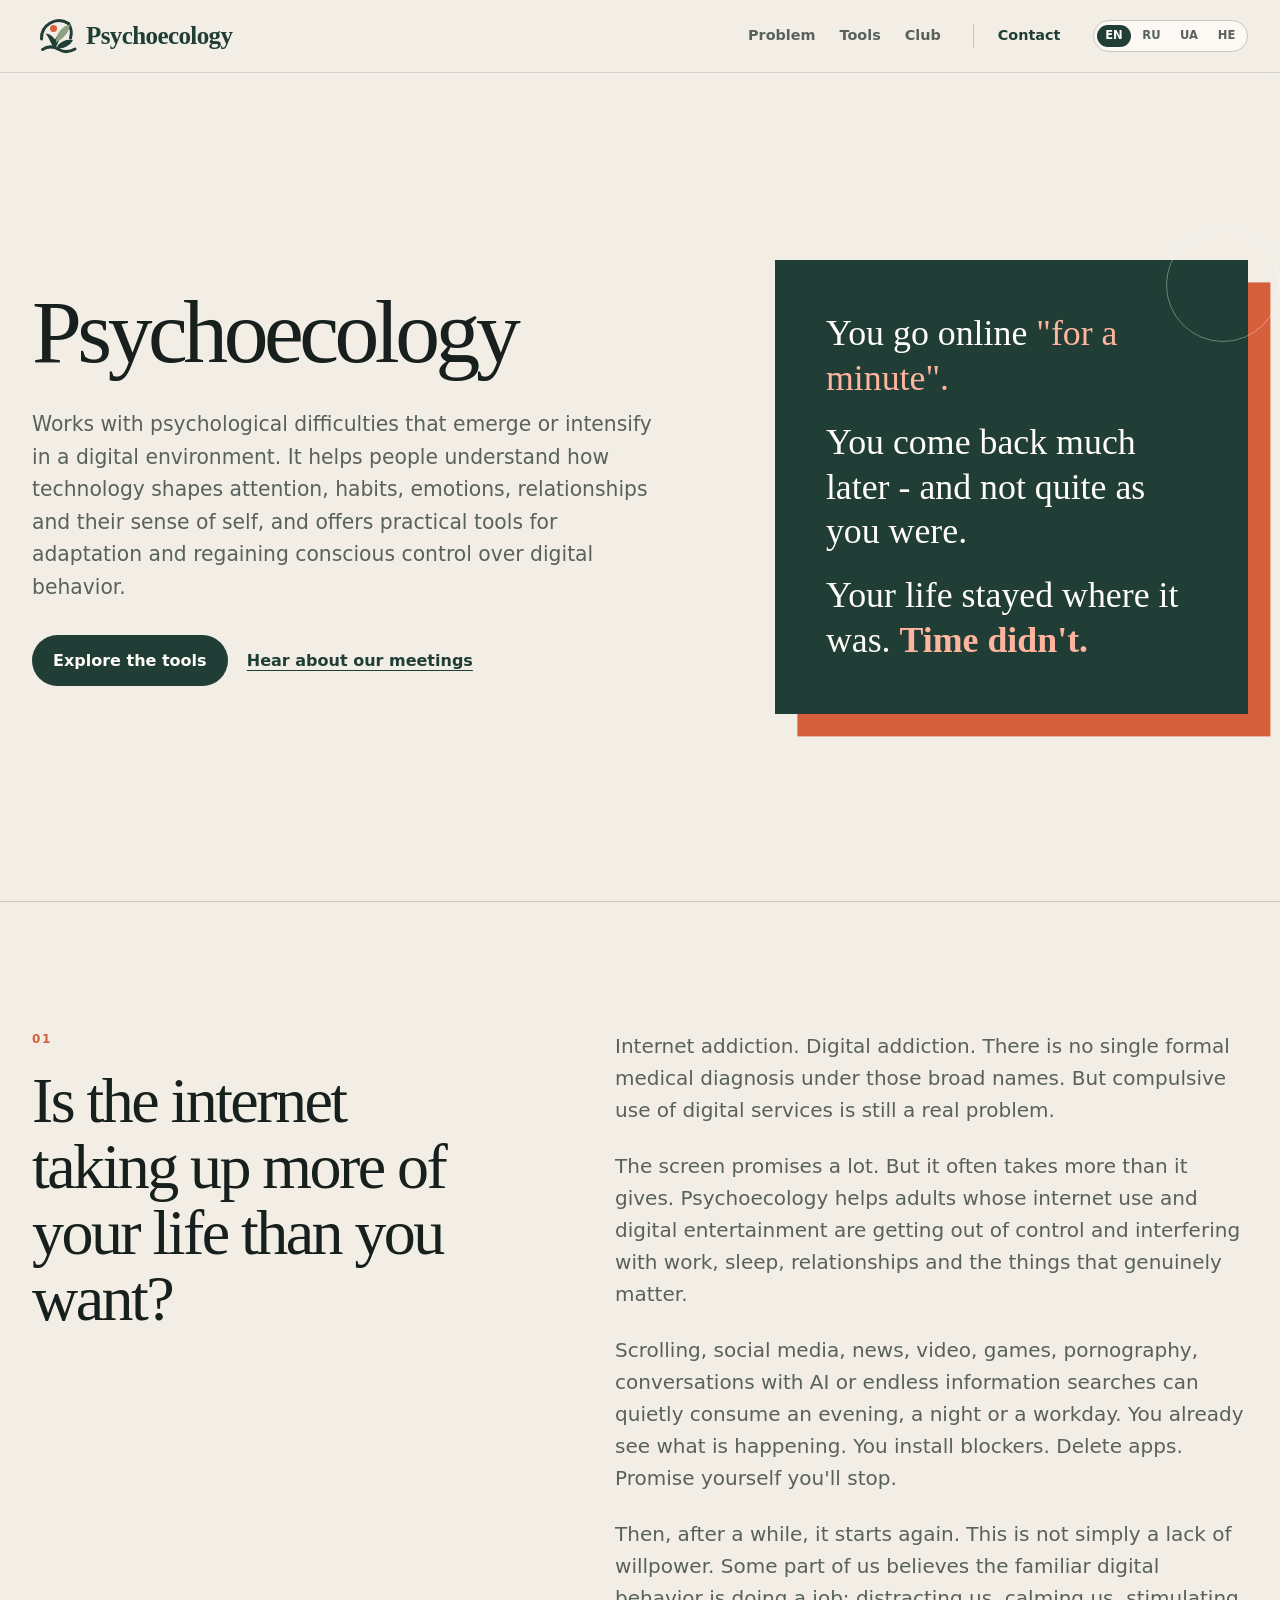
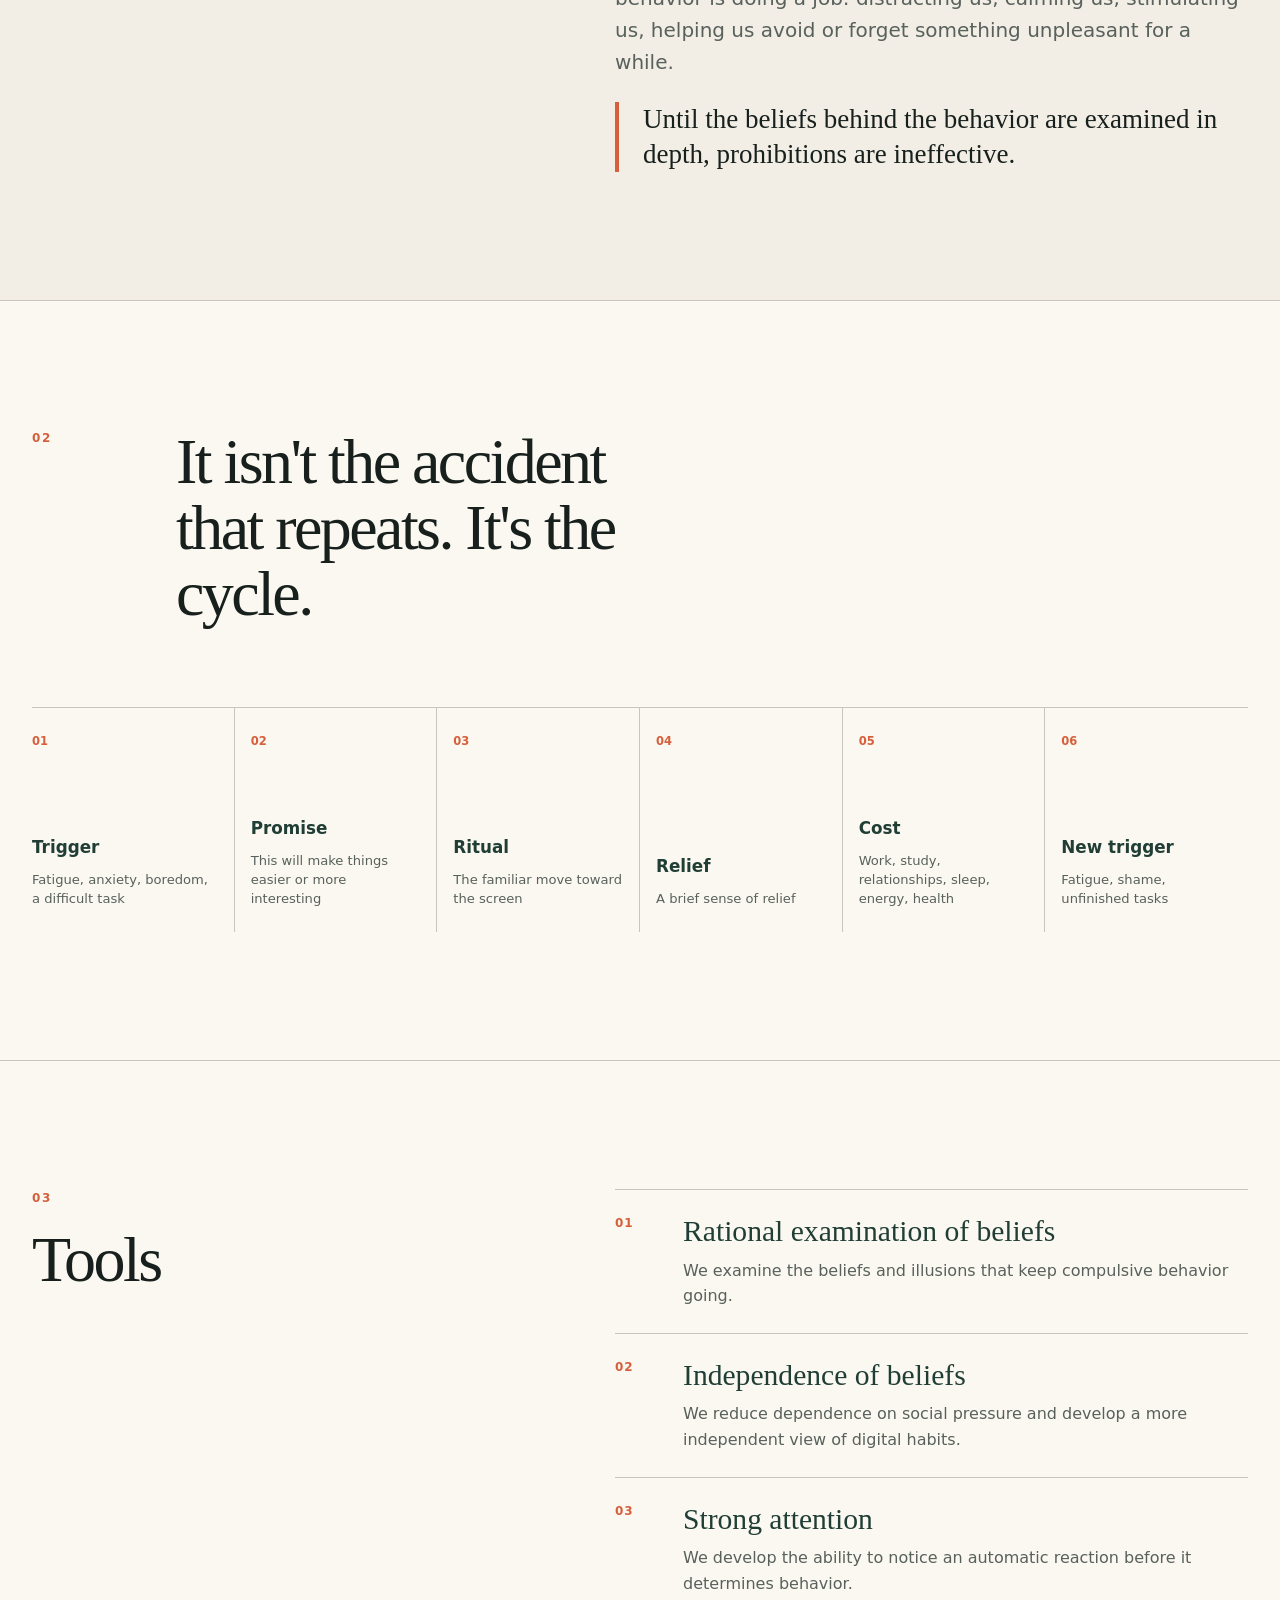
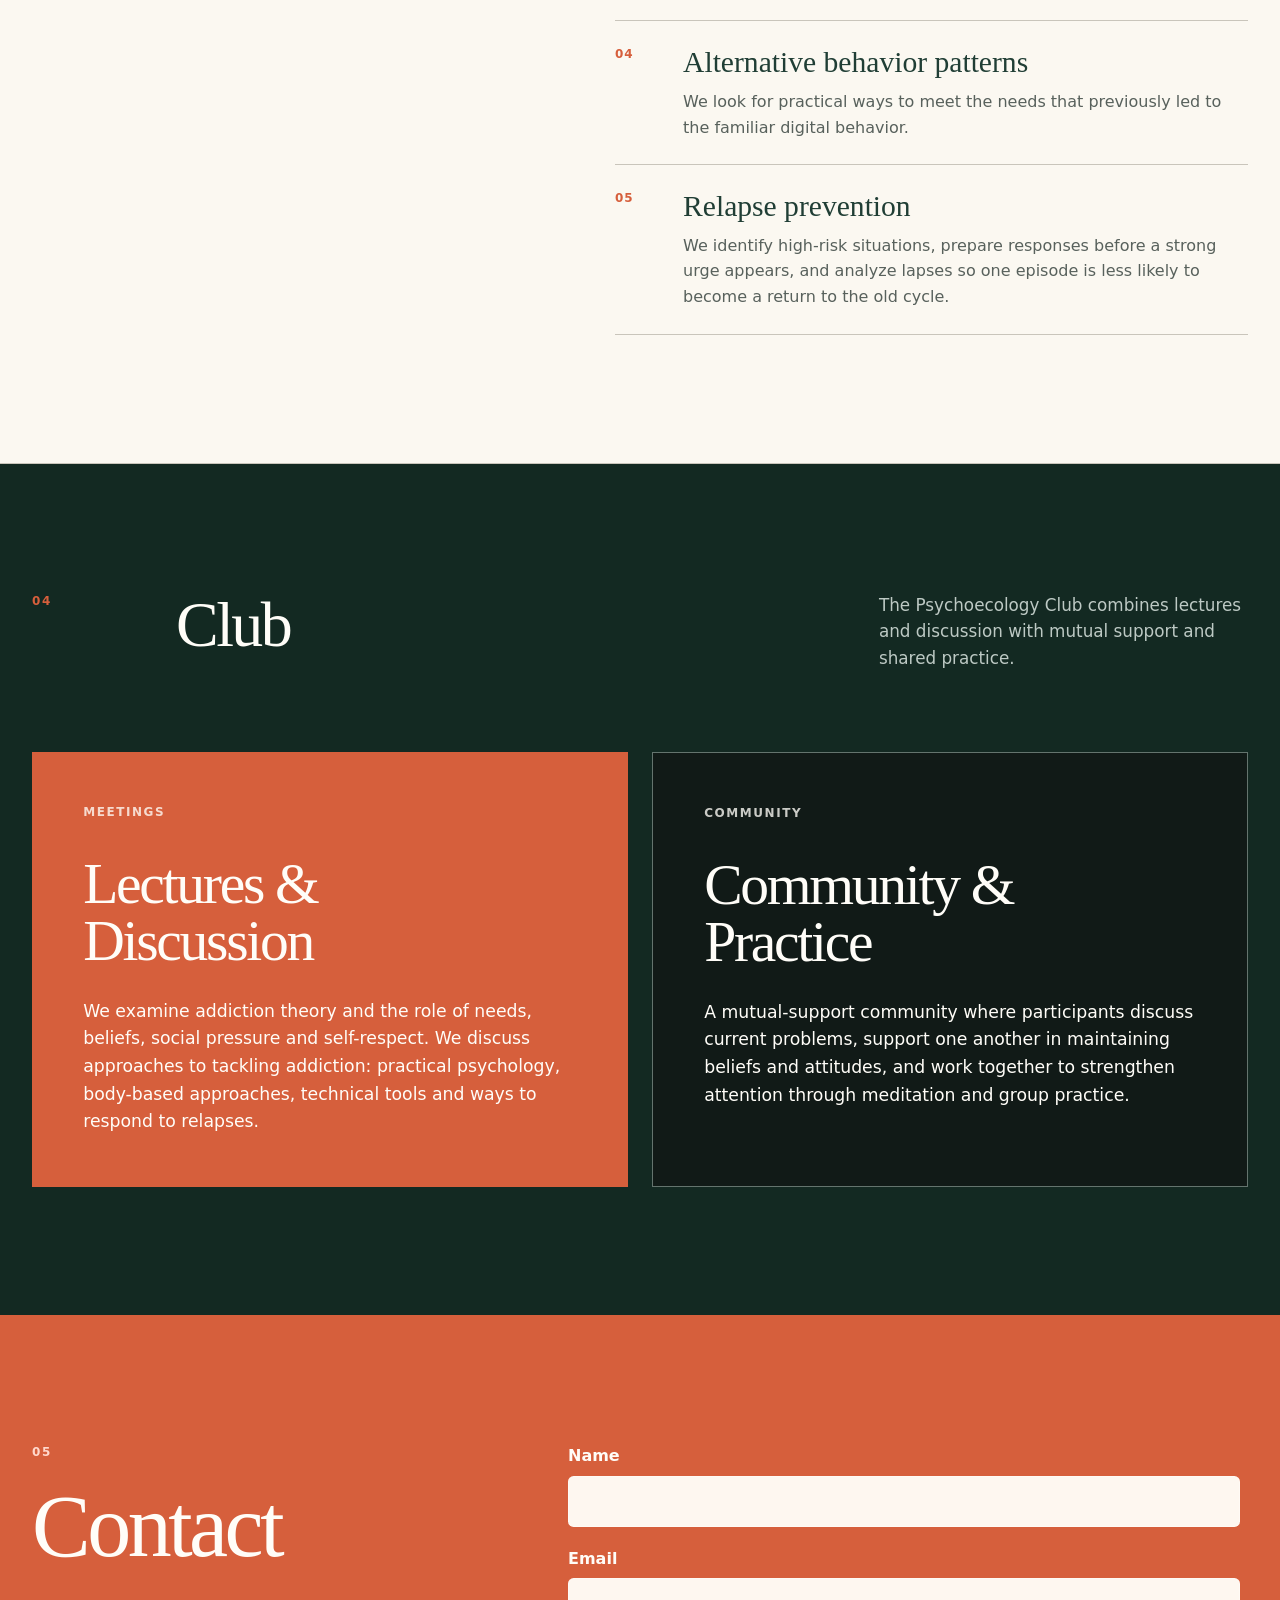
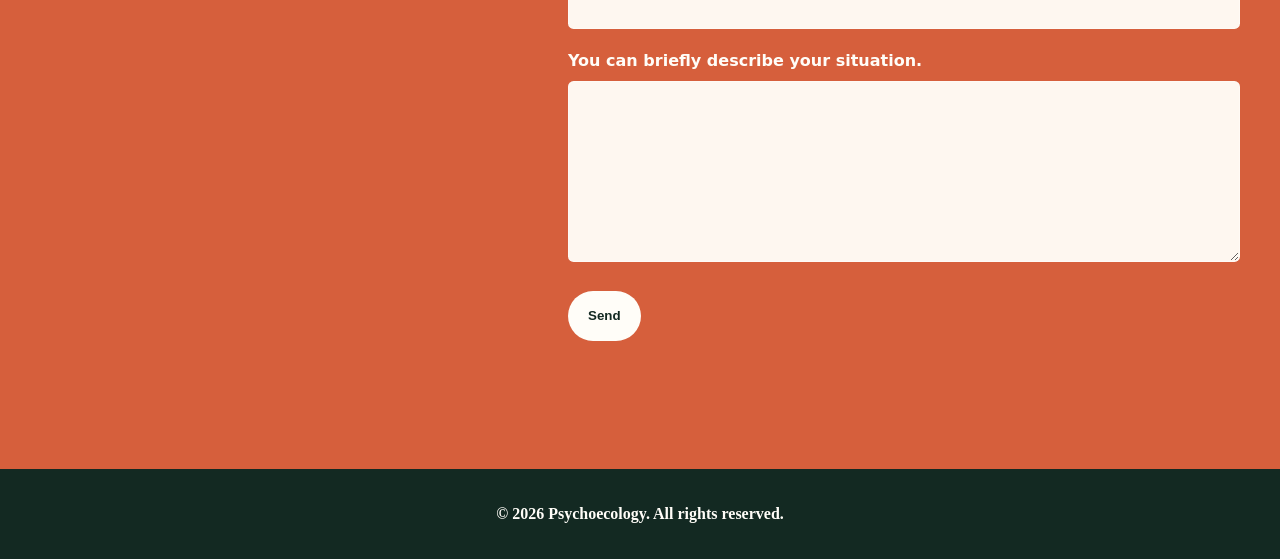
<file: index.html>
<!doctype html>
<html lang="en">
<head>
  <meta charset="utf-8">
  <meta name="viewport" content="width=device-width, initial-scale=1">
  <meta name="description" content="Psychoecology - practical tools for living in a digital environment and help for adults struggling with compulsive internet and digital use.">
  <link rel="canonical" href="https://psychoecology.com/">
  <link rel="alternate" hreflang="en" href="https://psychoecology.com/">
  <link rel="alternate" hreflang="ru" href="https://psychoecology.com/ru/">
  <link rel="alternate" hreflang="uk" href="https://psychoecology.com/uk/">
  <link rel="alternate" hreflang="he" href="https://psychoecology.com/he/">
  <link rel="alternate" hreflang="x-default" href="https://psychoecology.com/">
  <link rel="icon" type="image/svg+xml" sizes="any" href="assets/favicon-v3.svg?v=3">
  <title>Psychoecology | Help with problematic internet and digital use</title>
  <link rel="stylesheet" href="styles.css">
  <link rel="stylesheet" href="multilingual.css?v=mobile-nav-2">
</head>
<body>
  <a class="skip-link" href="#content">Skip to content</a>

  <header class="site-header">
    <div class="shell header-inner">
      <a class="wordmark" href="#top" aria-label="Psychoecology, start of page"><img src="assets/psychoecology-logo-v3.svg" alt="Psychoecology"></a>
      <nav aria-label="Main navigation">
        <a href="#problem">Problem</a>
        <a href="#approach">Tools</a>
        <a href="#club">Club</a>
      </nav>
      <a class="header-contact" href="#contact">Contact</a>
      <div class="language-switcher" dir="ltr" aria-label="Language">
        <a href="/" aria-current="page" aria-label="English">EN</a>
        <a href="/ru/" aria-label="Русский">RU</a>
        <a href="/uk/" aria-label="Українська">UA</a>
        <a href="/he/" aria-label="עברית">HE</a>
      </div>
    </div>
  </header>

  <main id="content">
    <section class="hero" id="top" aria-labelledby="page-title">
      <div class="shell hero-grid">
        <div class="hero-copy">
          <h1 id="page-title">Psychoecology</h1>
          <p class="hero-lead">Works with psychological difficulties that emerge or intensify in a digital environment. It helps people understand how technology shapes attention, habits, emotions, relationships and their sense of self, and offers practical tools for adaptation and regaining conscious control over digital behavior.</p>
          <div class="hero-actions">
            <a class="button button-primary" href="#approach">Explore the tools</a>
            <a class="text-link" href="#club">Hear about our meetings</a>
          </div>
        </div>

        <blockquote class="opening">
          <p>You go online <span>"for a minute".</span></p>
          <p>You come back much later - and not quite as you were.</p>
          <p>Your life stayed where it was. <strong>Time didn't.</strong></p>
        </blockquote>
      </div>
    </section>

    <section class="section recognition" id="problem" aria-labelledby="problem-title">
      <div class="shell split">
        <div>
          <p class="section-number">01</p>
          <h2 id="problem-title">Is the internet taking up more of your life than you want?</h2>
        </div>
        <div class="body-copy">
          <p>Internet addiction. Digital addiction. There is no single formal medical diagnosis under those broad names. But compulsive use of digital services is still a real problem.</p>
          <p>The screen promises a lot. But it often takes more than it gives. Psychoecology helps adults whose internet use and digital entertainment are getting out of control and interfering with work, sleep, relationships and the things that genuinely matter.</p>
          <p>Scrolling, social media, news, video, games, pornography, conversations with AI or endless information searches can quietly consume an evening, a night or a workday. You already see what is happening. You install blockers. Delete apps. Promise yourself you'll stop.</p>
          <p>Then, after a while, it starts again. This is not simply a lack of willpower. Some part of us believes the familiar digital behavior is doing a job: distracting us, calming us, stimulating us, helping us avoid or forget something unpleasant for a while.</p>
          <p class="pull-line">Until the beliefs behind the behavior are examined in depth, prohibitions are ineffective.</p>
        </div>
      </div>
    </section>

    <section class="section loop-section" aria-labelledby="loop-title">
      <div class="shell">
        <div class="section-heading">
          <p class="section-number">02</p>
          <h2 id="loop-title">It isn't the accident that repeats. It's the cycle.</h2>
        </div>
        <ol class="loop" aria-label="Digital behavior cycle">
          <li><span>01</span><strong>Trigger</strong><small>Fatigue, anxiety, boredom, a difficult task</small></li>
          <li><span>02</span><strong>Promise</strong><small>This will make things easier or more interesting</small></li>
          <li><span>03</span><strong>Ritual</strong><small>The familiar move toward the screen</small></li>
          <li><span>04</span><strong>Relief</strong><small>A brief sense of relief</small></li>
          <li><span>05</span><strong>Cost</strong><small>Work, study, relationships, sleep, energy, health</small></li>
          <li><span>06</span><strong>New trigger</strong><small>Fatigue, shame, unfinished tasks</small></li>
        </ol>
      </div>
    </section>

    <section class="section approach" id="approach" aria-labelledby="approach-title">
      <div class="shell split">
        <div>
          <p class="section-number">03</p>
          <h2 id="approach-title">Tools</h2>
        </div>
        <ol class="method-points">
          <li><span>01</span><div><h3>Rational examination of beliefs</h3><p>We examine the beliefs and illusions that keep compulsive behavior going.</p></div></li>
          <li><span>02</span><div><h3>Independence of beliefs</h3><p>We reduce dependence on social pressure and develop a more independent view of digital habits.</p></div></li>
          <li><span>03</span><div><h3>Strong attention</h3><p>We develop the ability to notice an automatic reaction before it determines behavior.</p></div></li>
          <li><span>04</span><div><h3>Alternative behavior patterns</h3><p>We look for practical ways to meet the needs that previously led to the familiar digital behavior.</p></div></li>
          <li><span>05</span><div><h3>Relapse prevention</h3><p>We identify high-risk situations, prepare responses before a strong urge appears, and analyze lapses so one episode is less likely to become a return to the old cycle.</p></div></li>
        </ol>
      </div>
    </section>
    <section class="section club-section" id="club" aria-labelledby="club-title">
      <div class="shell">
        <div class="section-heading narrow-heading">
          <p class="section-number">04</p>
          <h2 id="club-title">Club</h2>
          <p>The Psychoecology Club combines lectures and discussion with mutual support and shared practice.</p>
        </div>

        <div class="club-grid">
          <article class="club-card club-card-primary">
            <p class="club-label">Meetings</p>
            <h3>Lectures & Discussion</h3>
            <p>We examine addiction theory and the role of needs, beliefs, social pressure and self-respect. We discuss approaches to tackling addiction: practical psychology, body-based approaches, technical tools and ways to respond to relapses.</p>
          </article>

          <article class="club-card club-card-secondary">
            <p class="club-label">Community</p>
            <h3>Community & Practice</h3>
            <p>A mutual-support community where participants discuss current problems, support one another in maintaining beliefs and attitudes, and work together to strengthen attention through meditation and group practice.</p>
          </article>
        </div>
      </div>
    </section>

    <section class="section testimonials" hidden aria-labelledby="testimonials-title">
      <div class="shell">
        <p class="section-number">05</p>
        <h2 id="testimonials-title">Testimonials</h2>
      </div>
    </section>

    <section class="contact-section" id="contact" aria-labelledby="contact-title">
      <div class="shell contact-grid" style="gap: clamp(4rem, 10vw, 9rem);">
        <div>
          <p class="section-number light-number">05</p>
          <h2 id="contact-title" style="font-size: clamp(3rem, 7vw, 5.5rem);">Contact</h2>
        </div>
        <div>
          <form class="contact-form" action="https://formspree.io/f/xdeonpbv" method="post">
            <input type="hidden" name="_subject" value="New message from psychoecology.com (EN)">
            <input type="hidden" name="_next" value="https://psychoecology.com/?sent=1#contact">

            <div class="form-field">
              <label for="name">Name</label>
              <input id="name" name="name" type="text" autocomplete="name" required>
            </div>

            <div class="form-field">
              <label for="email">Email</label>
              <input id="email" name="email" type="email" autocomplete="email" required>
            </div>

            <div class="form-field">
              <label for="message">You can briefly describe your situation.</label>
              <textarea id="message" name="message" rows="6" required></textarea>
            </div>

            <button class="button button-light" type="submit">Send</button>
            <p class="form-success" id="form-success" role="status" hidden>Message sent. Thank you.</p>
          </form>
        </div>
      </div>
    </section>
  </main>

  <footer>
    <div class="shell footer-inner" style="justify-content: center; text-align: center;">
      <p>© 2026 Psychoecology. All rights reserved.</p>
    </div>
  </footer>
  <script>
    if (new URLSearchParams(window.location.search).get("sent") === "1") {
      document.getElementById("form-success").hidden = false;
    }
  </script>
</body>
</html>
</file>
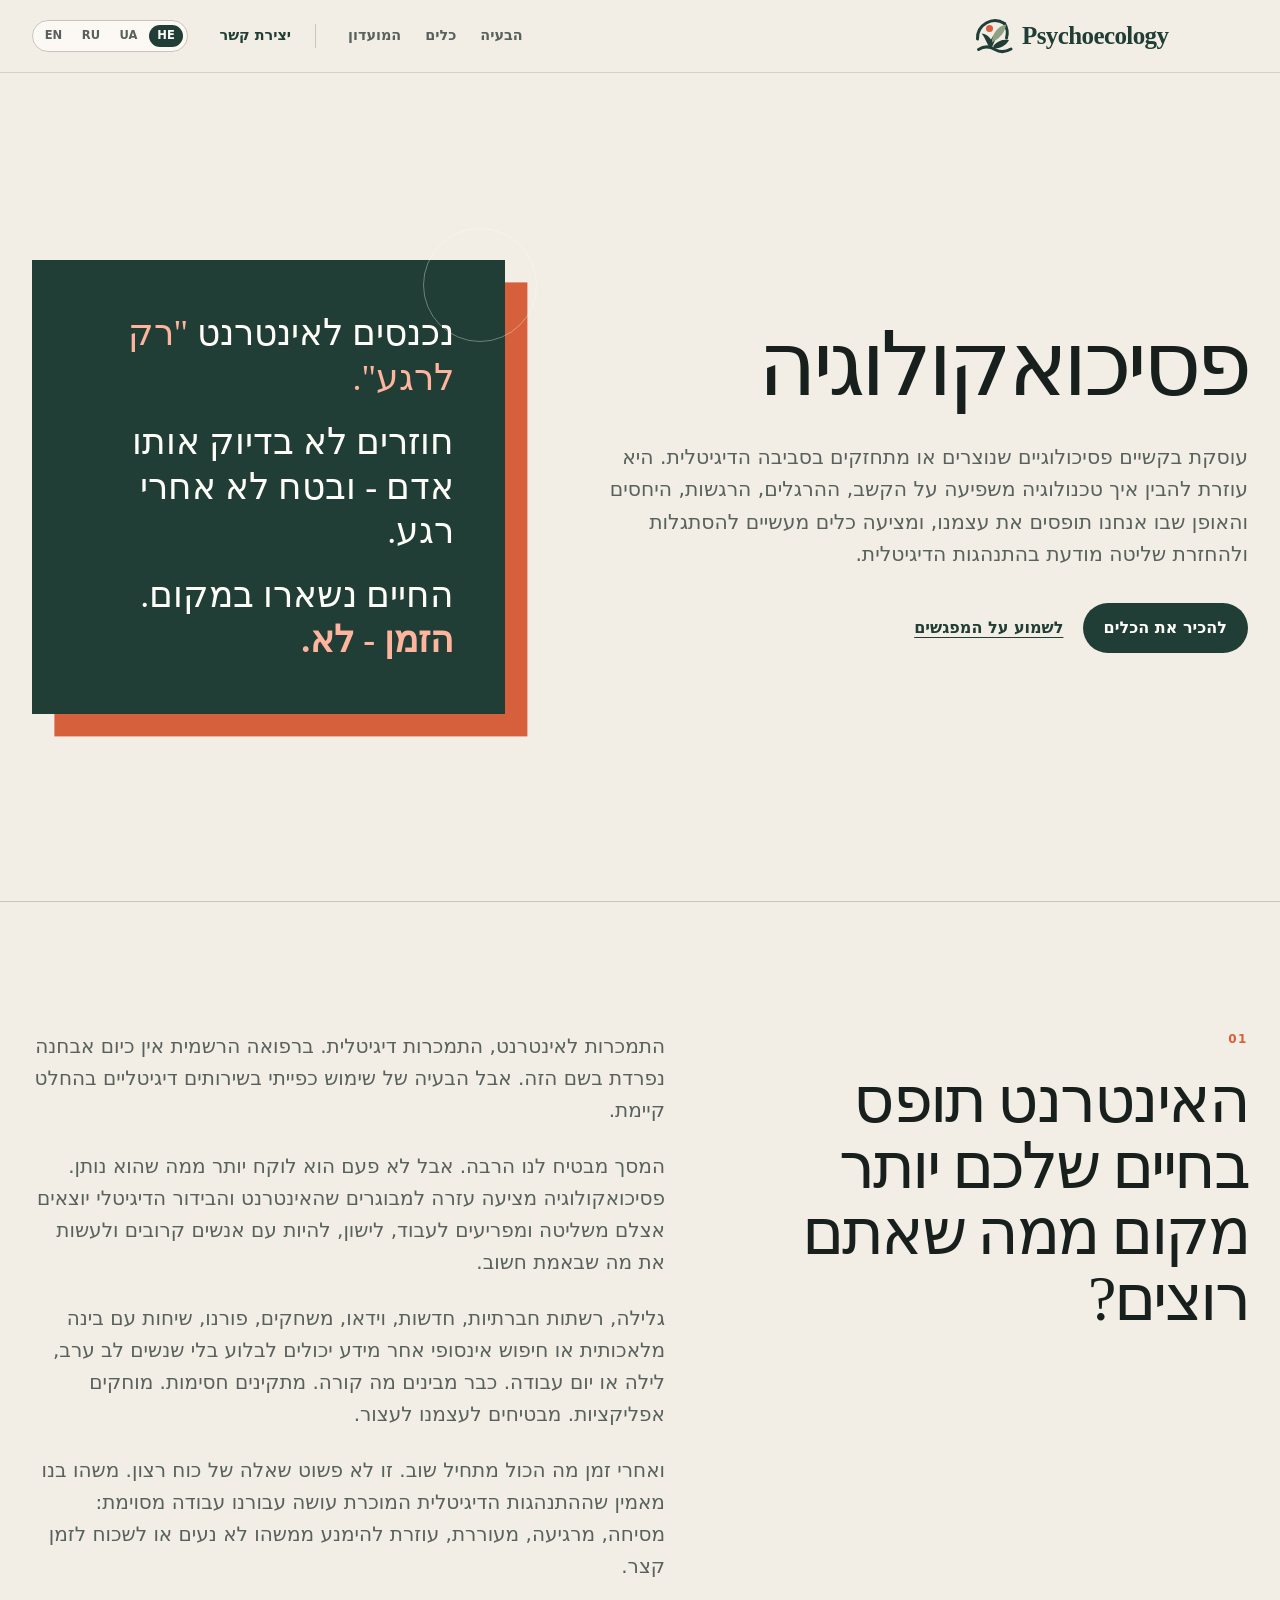
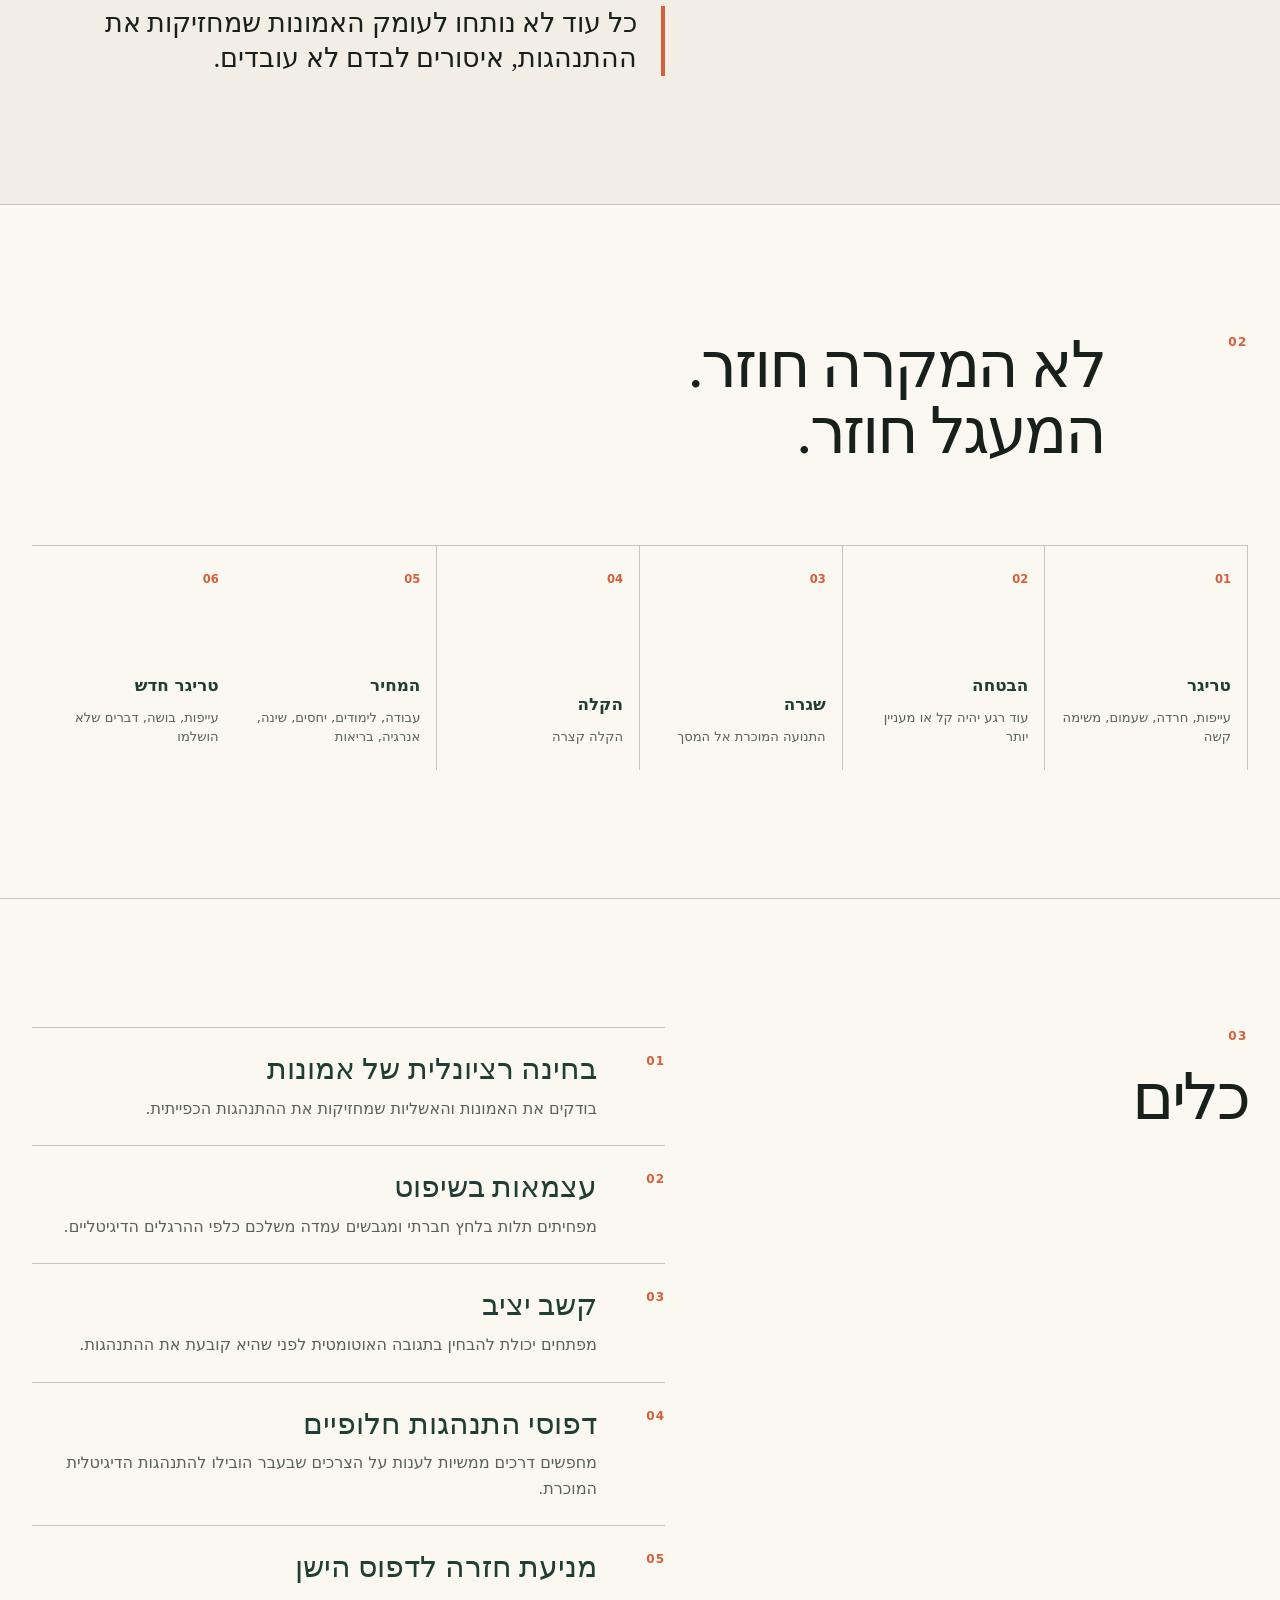
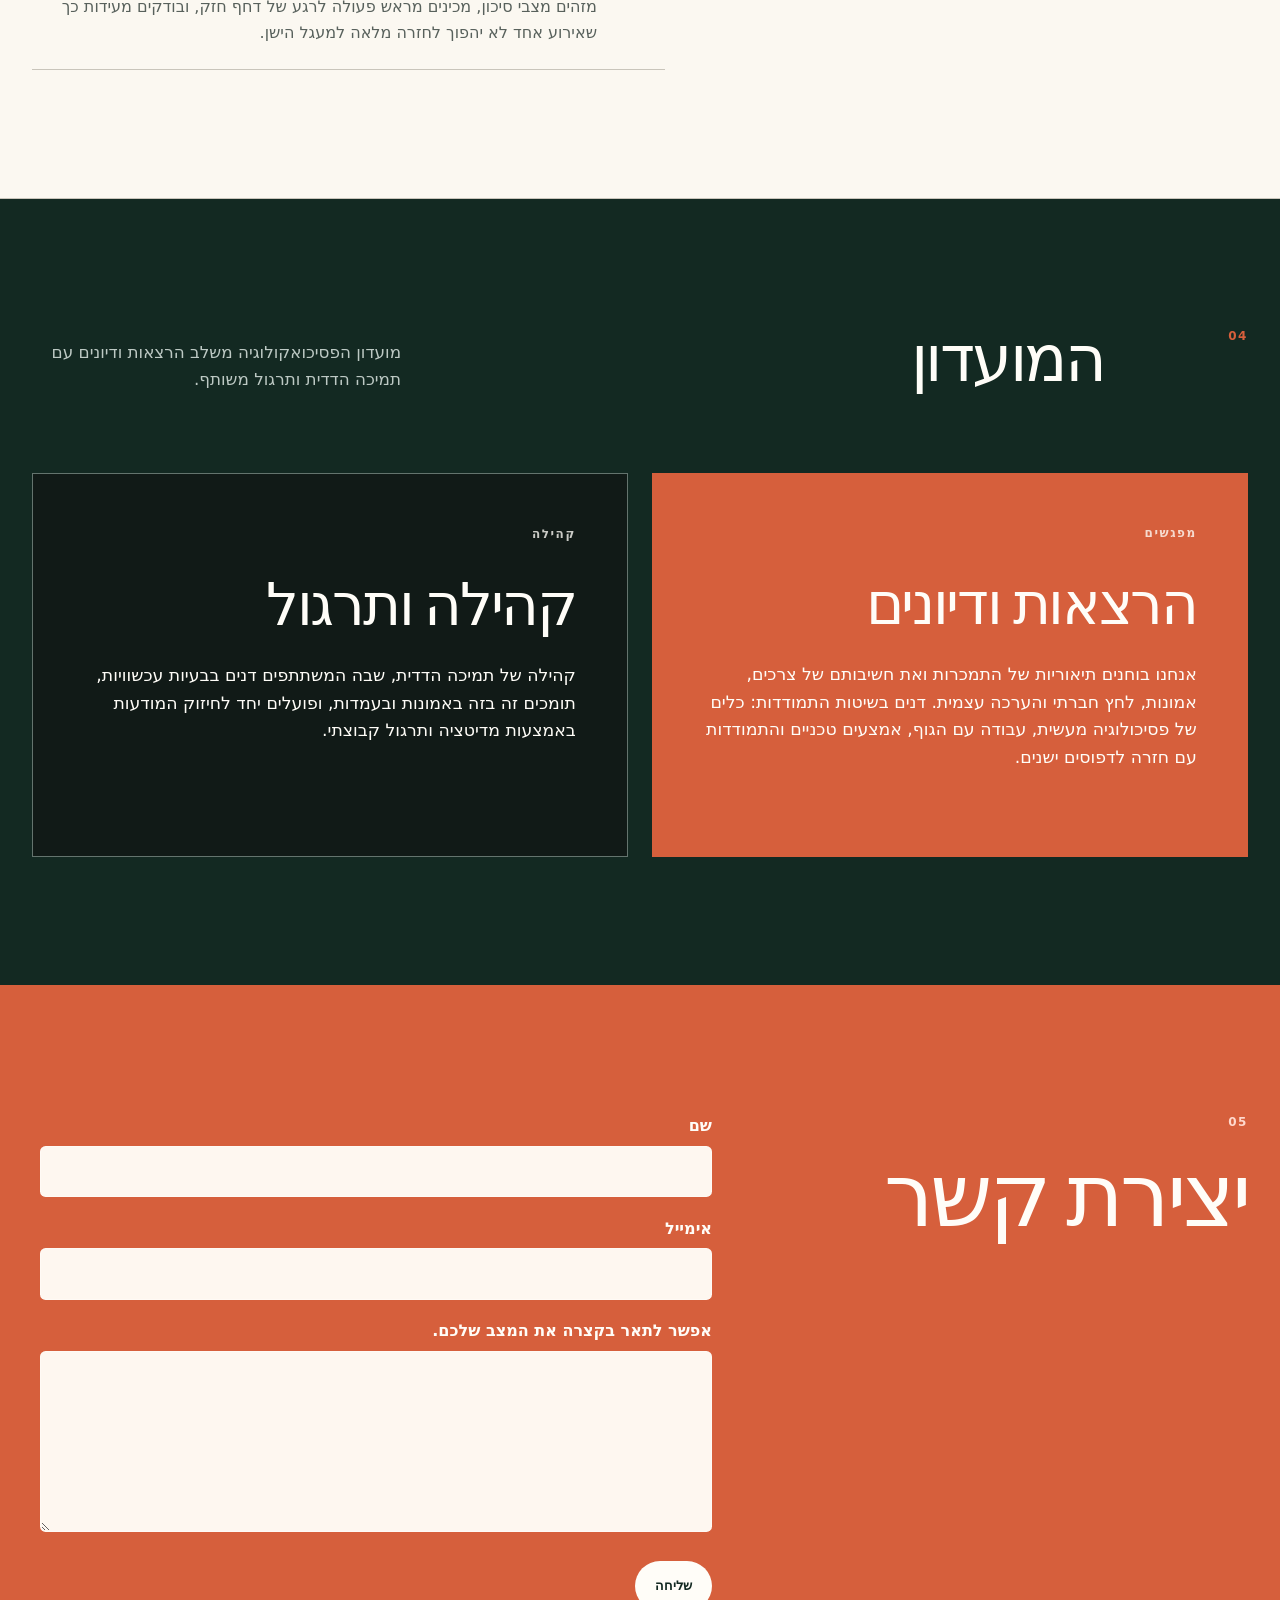
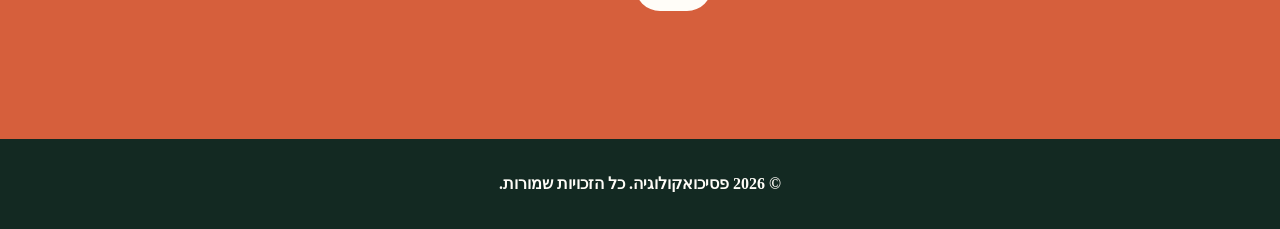
<file: he/index.html>
<!doctype html>
<html lang="he" dir="rtl">
<head>
  <meta charset="utf-8">
  <meta name="viewport" content="width=device-width, initial-scale=1">
  <meta name="description" content="פסיכואקולוגיה - כלים מעשיים לחיים בסביבה דיגיטלית ועזרה למבוגרים שמתקשים לשלוט בשימוש באינטרנט ובשירותים דיגיטליים.">
  <link rel="canonical" href="https://psychoecology.com/he/">
  <link rel="alternate" hreflang="en" href="https://psychoecology.com/">
  <link rel="alternate" hreflang="ru" href="https://psychoecology.com/ru/">
  <link rel="alternate" hreflang="uk" href="https://psychoecology.com/uk/">
  <link rel="alternate" hreflang="he" href="https://psychoecology.com/he/">
  <link rel="alternate" hreflang="x-default" href="https://psychoecology.com/">
  <link rel="icon" type="image/svg+xml" sizes="any" href="../assets/favicon-v3.svg?v=3">
  <title>פסיכואקולוגיה | עזרה בשימוש כפייתי באינטרנט ובדיגיטל</title>
  <link rel="stylesheet" href="../styles.css">
  <link rel="stylesheet" href="../multilingual.css?v=mobile-nav-2">
</head>
<body>
  <a class="skip-link" href="#content">מעבר לתוכן</a>

  <header class="site-header">
    <div class="shell header-inner">
      <a class="wordmark" href="#top" aria-label="Psychoecology, תחילת העמוד"><img src="../assets/psychoecology-logo-v3.svg" alt="Psychoecology"></a>
      <nav aria-label="ניווט ראשי">
        <a href="#problem">הבעיה</a>
        <a href="#approach">כלים</a>
        <a href="#club">המועדון</a>
      </nav>
      <a class="header-contact" href="#contact">יצירת קשר</a>
      <div class="language-switcher" dir="ltr" aria-label="שפה">
        <a href="/" aria-label="English">EN</a>
        <a href="/ru/" aria-label="Русский">RU</a>
        <a href="/uk/" aria-label="Українська">UA</a>
        <a href="/he/" aria-current="page" aria-label="עברית">HE</a>
      </div>
    </div>
  </header>

  <main id="content">
    <section class="hero" id="top" aria-labelledby="page-title">
      <div class="shell hero-grid">
        <div class="hero-copy">
          <h1 id="page-title">פסיכואקולוגיה</h1>
          <p class="hero-lead">עוסקת בקשיים פסיכולוגיים שנוצרים או מתחזקים בסביבה הדיגיטלית. היא עוזרת להבין איך טכנולוגיה משפיעה על הקשב, ההרגלים, הרגשות, היחסים והאופן שבו אנחנו תופסים את עצמנו, ומציעה כלים מעשיים להסתגלות ולהחזרת שליטה מודעת בהתנהגות הדיגיטלית.</p>
          <div class="hero-actions">
            <a class="button button-primary" href="#approach">להכיר את הכלים</a>
            <a class="text-link" href="#club">לשמוע על המפגשים</a>
          </div>
        </div>

        <blockquote class="opening">
          <p>נכנסים לאינטרנט <span>"רק לרגע".</span></p>
          <p>חוזרים לא בדיוק אותו אדם - ובטח לא אחרי רגע.</p>
          <p>החיים נשארו במקום. <strong>הזמן - לא.</strong></p>
        </blockquote>
      </div>
    </section>

    <section class="section recognition" id="problem" aria-labelledby="problem-title">
      <div class="shell split">
        <div>
          <p class="section-number">01</p>
          <h2 id="problem-title">האינטרנט תופס בחיים שלכם יותר מקום ממה שאתם רוצים?</h2>
        </div>
        <div class="body-copy">
          <p>התמכרות לאינטרנט, התמכרות דיגיטלית. ברפואה הרשמית אין כיום אבחנה נפרדת בשם הזה. אבל הבעיה של שימוש כפייתי בשירותים דיגיטליים בהחלט קיימת.</p>
          <p>המסך מבטיח לנו הרבה. אבל לא פעם הוא לוקח יותר ממה שהוא נותן. פסיכואקולוגיה מציעה עזרה למבוגרים שהאינטרנט והבידור הדיגיטלי יוצאים אצלם משליטה ומפריעים לעבוד, לישון, להיות עם אנשים קרובים ולעשות את מה שבאמת חשוב.</p>
          <p>גלילה, רשתות חברתיות, חדשות, וידאו, משחקים, פורנו, שיחות עם בינה מלאכותית או חיפוש אינסופי אחר מידע יכולים לבלוע בלי שנשים לב ערב, לילה או יום עבודה. כבר מבינים מה קורה. מתקינים חסימות. מוחקים אפליקציות. מבטיחים לעצמנו לעצור.</p>
          <p>ואחרי זמן מה הכול מתחיל שוב. זו לא פשוט שאלה של כוח רצון. משהו בנו מאמין שההתנהגות הדיגיטלית המוכרת עושה עבורנו עבודה מסוימת: מסיחה, מרגיעה, מעוררת, עוזרת להימנע ממשהו לא נעים או לשכוח לזמן קצר.</p>
          <p class="pull-line">כל עוד לא נותחו לעומק האמונות שמחזיקות את ההתנהגות, איסורים לבדם לא עובדים.</p>
        </div>
      </div>
    </section>

    <section class="section loop-section" aria-labelledby="loop-title">
      <div class="shell">
        <div class="section-heading">
          <p class="section-number">02</p>
          <h2 id="loop-title">לא המקרה חוזר. המעגל חוזר.</h2>
        </div>
        <ol class="loop" aria-label="מעגל של התנהגות דיגיטלית">
          <li><span>01</span><strong>טריגר</strong><small>עייפות, חרדה, שעמום, משימה קשה</small></li>
          <li><span>02</span><strong>הבטחה</strong><small>עוד רגע יהיה קל או מעניין יותר</small></li>
          <li><span>03</span><strong>שגרה</strong><small>התנועה המוכרת אל המסך</small></li>
          <li><span>04</span><strong>הקלה</strong><small>הקלה קצרה</small></li>
          <li><span>05</span><strong>המחיר</strong><small>עבודה, לימודים, יחסים, שינה, אנרגיה, בריאות</small></li>
          <li><span>06</span><strong>טריגר חדש</strong><small>עייפות, בושה, דברים שלא הושלמו</small></li>
        </ol>
      </div>
    </section>

    <section class="section approach" id="approach" aria-labelledby="approach-title">
      <div class="shell split">
        <div>
          <p class="section-number">03</p>
          <h2 id="approach-title">כלים</h2>
        </div>
        <ol class="method-points">
          <li><span>01</span><div><h3>בחינה רציונלית של אמונות</h3><p>בודקים את האמונות והאשליות שמחזיקות את ההתנהגות הכפייתית.</p></div></li>
          <li><span>02</span><div><h3>עצמאות בשיפוט</h3><p>מפחיתים תלות בלחץ חברתי ומגבשים עמדה משלכם כלפי ההרגלים הדיגיטליים.</p></div></li>
          <li><span>03</span><div><h3>קשב יציב</h3><p>מפתחים יכולת להבחין בתגובה האוטומטית לפני שהיא קובעת את ההתנהגות.</p></div></li>
          <li><span>04</span><div><h3>דפוסי התנהגות חלופיים</h3><p>מחפשים דרכים ממשיות לענות על הצרכים שבעבר הובילו להתנהגות הדיגיטלית המוכרת.</p></div></li>
          <li><span>05</span><div><h3>מניעת חזרה לדפוס הישן</h3><p>מזהים מצבי סיכון, מכינים מראש פעולה לרגע של דחף חזק, ובודקים מעידות כך שאירוע אחד לא יהפוך לחזרה מלאה למעגל הישן.</p></div></li>
        </ol>
      </div>
    </section>
    <section class="section club-section" id="club" aria-labelledby="club-title">
      <div class="shell">
        <div class="section-heading narrow-heading">
          <p class="section-number">04</p>
          <h2 id="club-title">המועדון</h2>
          <p>מועדון הפסיכואקולוגיה משלב הרצאות ודיונים עם תמיכה הדדית ותרגול משותף.</p>
        </div>

        <div class="club-grid">
          <article class="club-card club-card-primary">
            <p class="club-label">מפגשים</p>
            <h3>הרצאות ודיונים</h3>
            <p>אנחנו בוחנים תיאוריות של התמכרות ואת חשיבותם של צרכים, אמונות, לחץ חברתי והערכה עצמית. דנים בשיטות התמודדות: כלים של פסיכולוגיה מעשית, עבודה עם הגוף, אמצעים טכניים והתמודדות עם חזרה לדפוסים ישנים.</p>
          </article>

          <article class="club-card club-card-secondary">
            <p class="club-label">קהילה</p>
            <h3>קהילה ותרגול</h3>
            <p>קהילה של תמיכה הדדית, שבה המשתתפים דנים בבעיות עכשוויות, תומכים זה בזה באמונות ובעמדות, ופועלים יחד לחיזוק המודעות באמצעות מדיטציה ותרגול קבוצתי.</p>
          </article>
        </div>
      </div>
    </section>

    <section class="section testimonials" hidden aria-labelledby="testimonials-title">
      <div class="shell">
        <p class="section-number">05</p>
        <h2 id="testimonials-title">המלצות</h2>
      </div>
    </section>

    <section class="contact-section" id="contact" aria-labelledby="contact-title">
      <div class="shell contact-grid" style="gap: clamp(4rem, 10vw, 9rem);">
        <div>
          <p class="section-number light-number">05</p>
          <h2 id="contact-title" style="font-size: clamp(3rem, 7vw, 5.5rem);">יצירת קשר</h2>
        </div>
        <div>
          <form class="contact-form" action="https://formspree.io/f/xdeonpbv" method="post">
            <input type="hidden" name="_subject" value="הודעה חדשה מ-psychoecology.com (HE)">
            <input type="hidden" name="_next" value="https://psychoecology.com/he/?sent=1#contact">

            <div class="form-field">
              <label for="name">שם</label>
              <input id="name" name="name" type="text" autocomplete="name" required>
            </div>

            <div class="form-field">
              <label for="email">אימייל</label>
              <input id="email" name="email" type="email" autocomplete="email" required>
            </div>

            <div class="form-field">
              <label for="message">אפשר לתאר בקצרה את המצב שלכם.</label>
              <textarea id="message" name="message" rows="6" required></textarea>
            </div>

            <button class="button button-light" type="submit">שליחה</button>
            <p class="form-success" id="form-success" role="status" hidden>ההודעה נשלחה. תודה.</p>
          </form>
        </div>
      </div>
    </section>
  </main>

  <footer>
    <div class="shell footer-inner" style="justify-content: center; text-align: center;">
      <p>© 2026 פסיכואקולוגיה. כל הזכויות שמורות.</p>
    </div>
  </footer>
  <script>
    if (new URLSearchParams(window.location.search).get("sent") === "1") {
      document.getElementById("form-success").hidden = false;
    }
  </script>
</body>
</html>
</file>
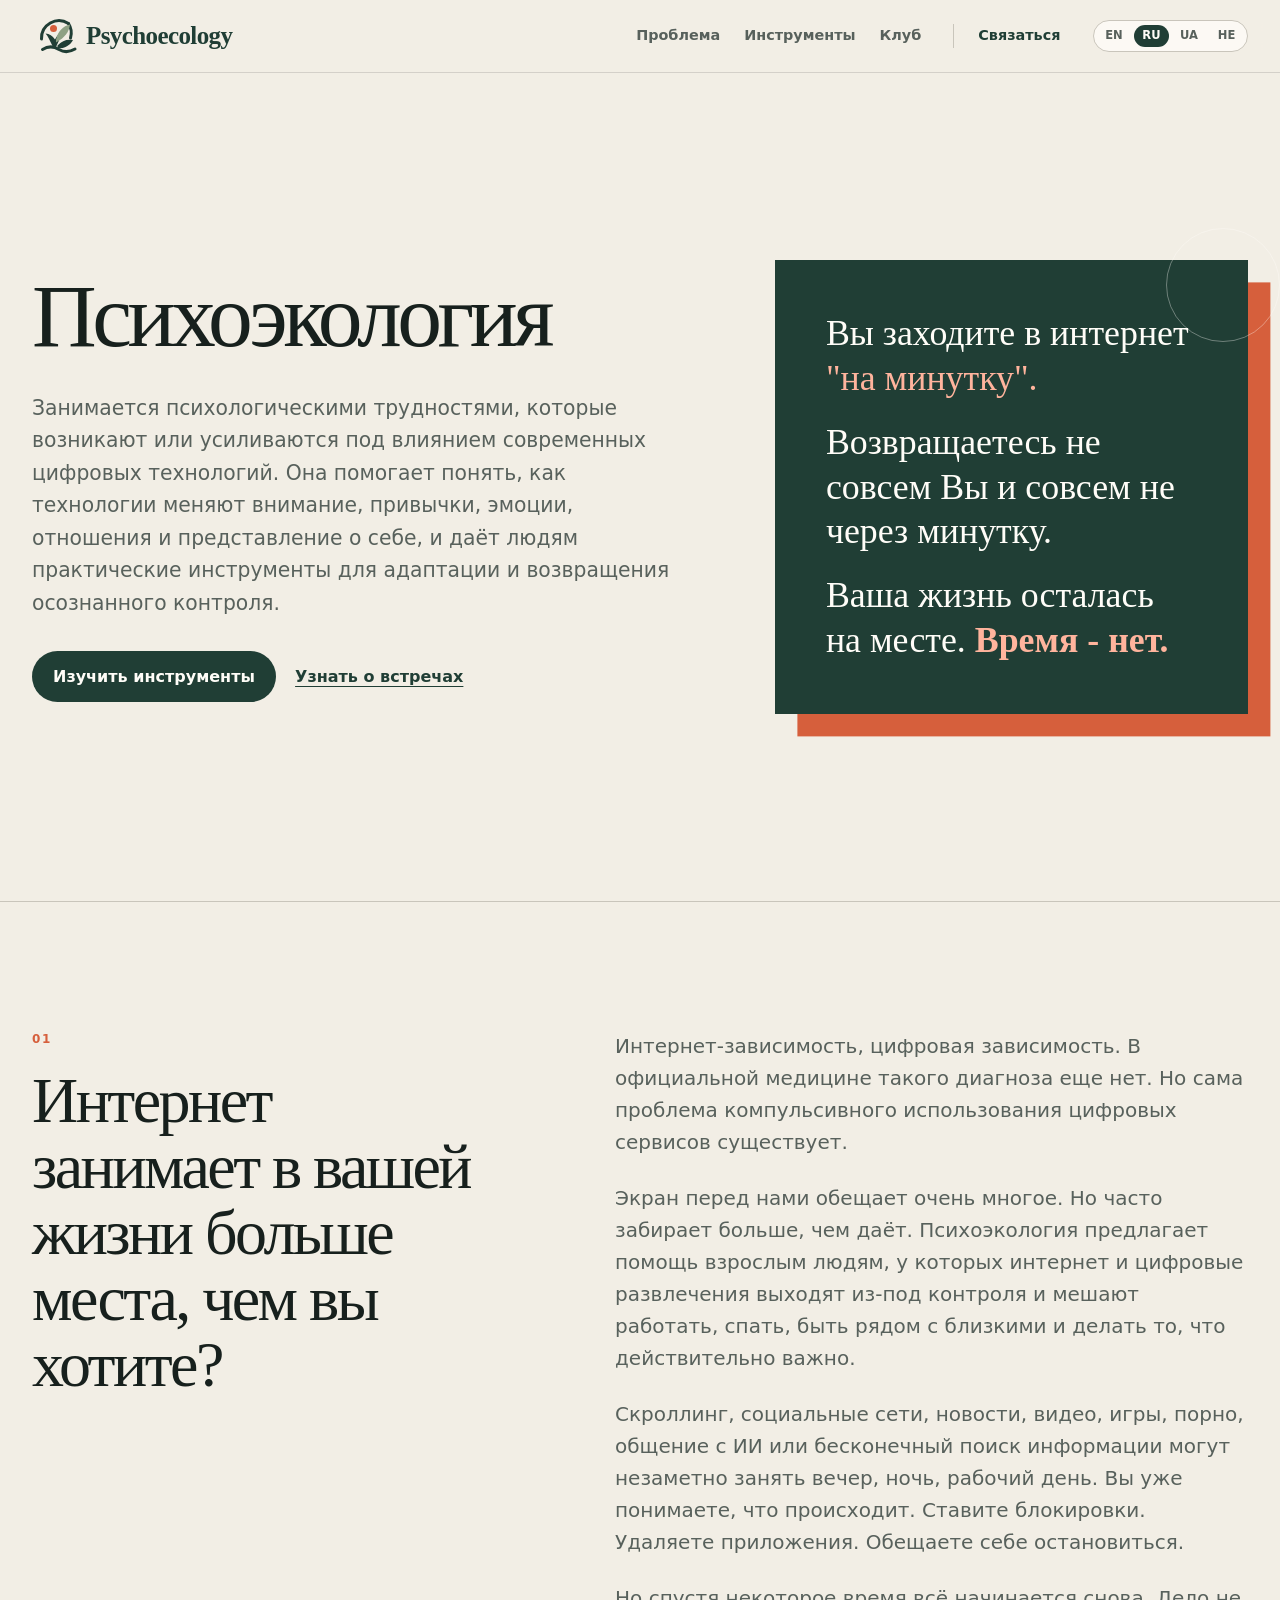
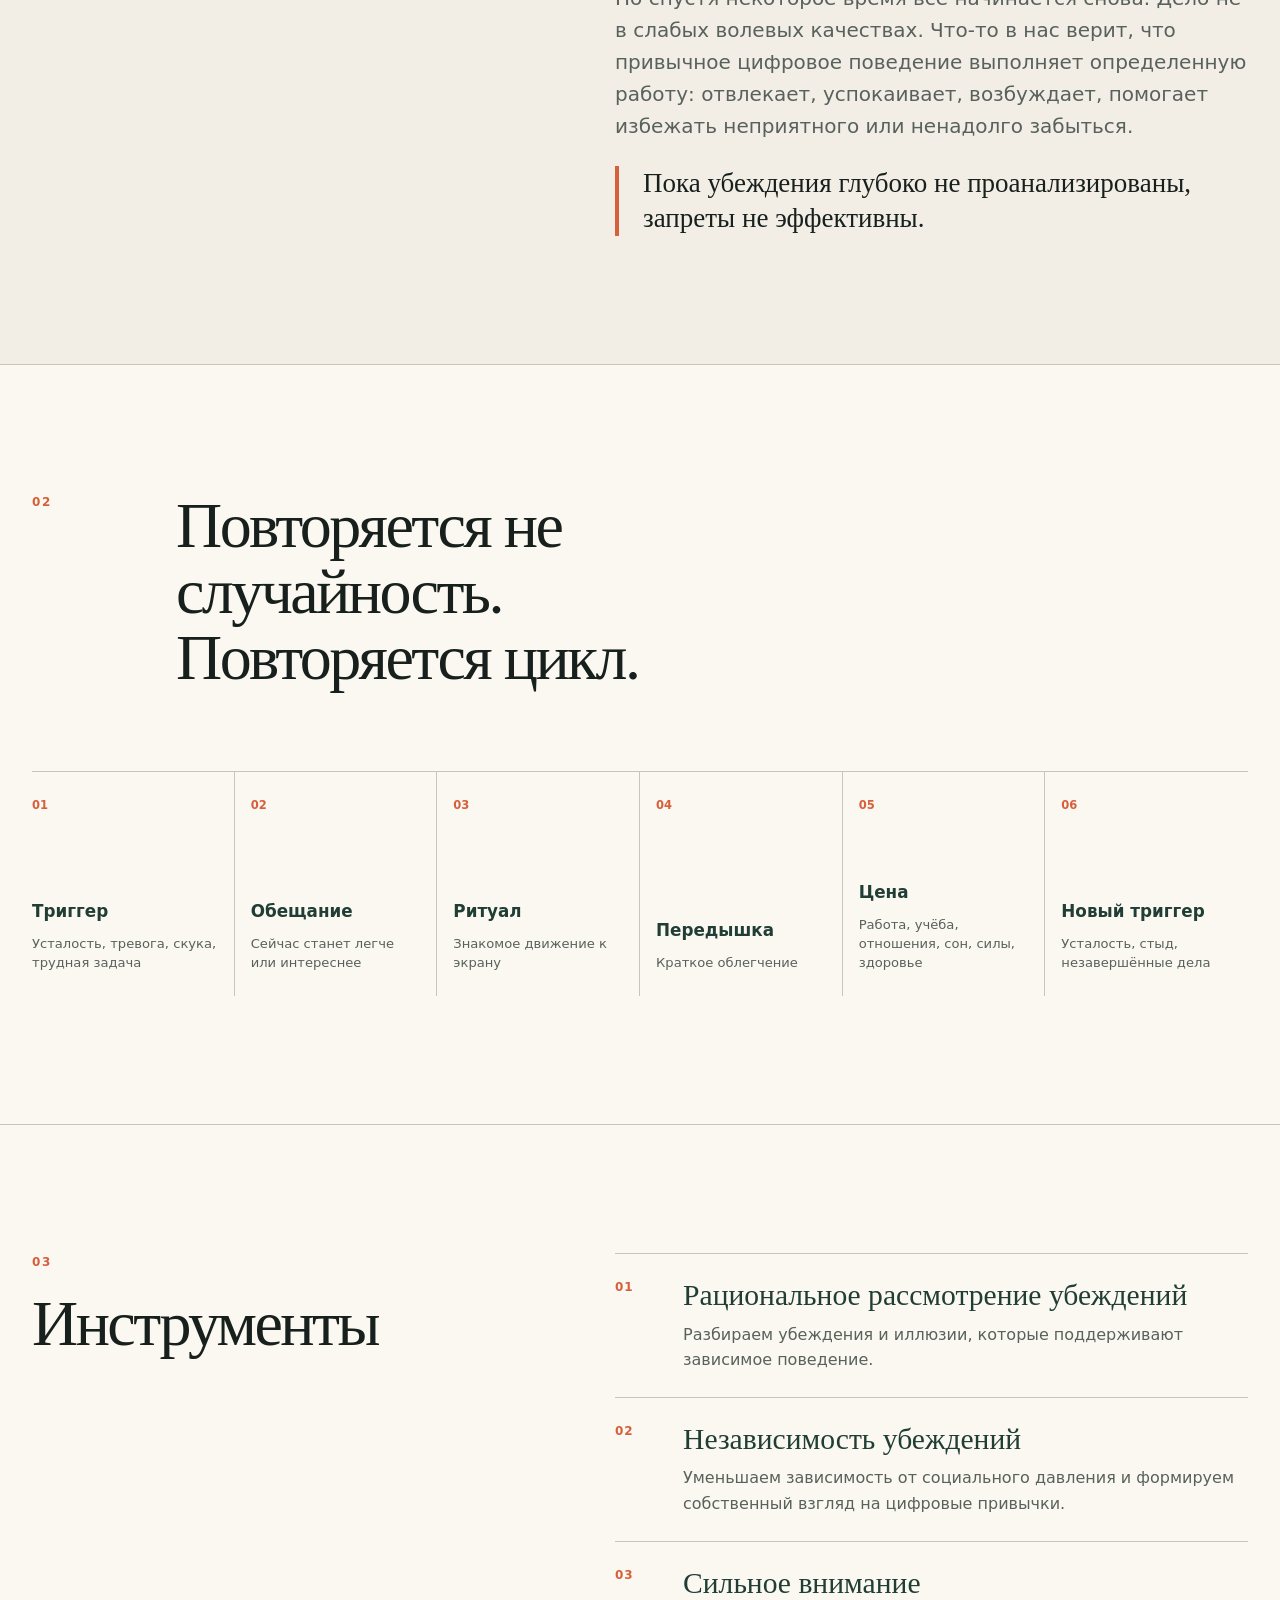
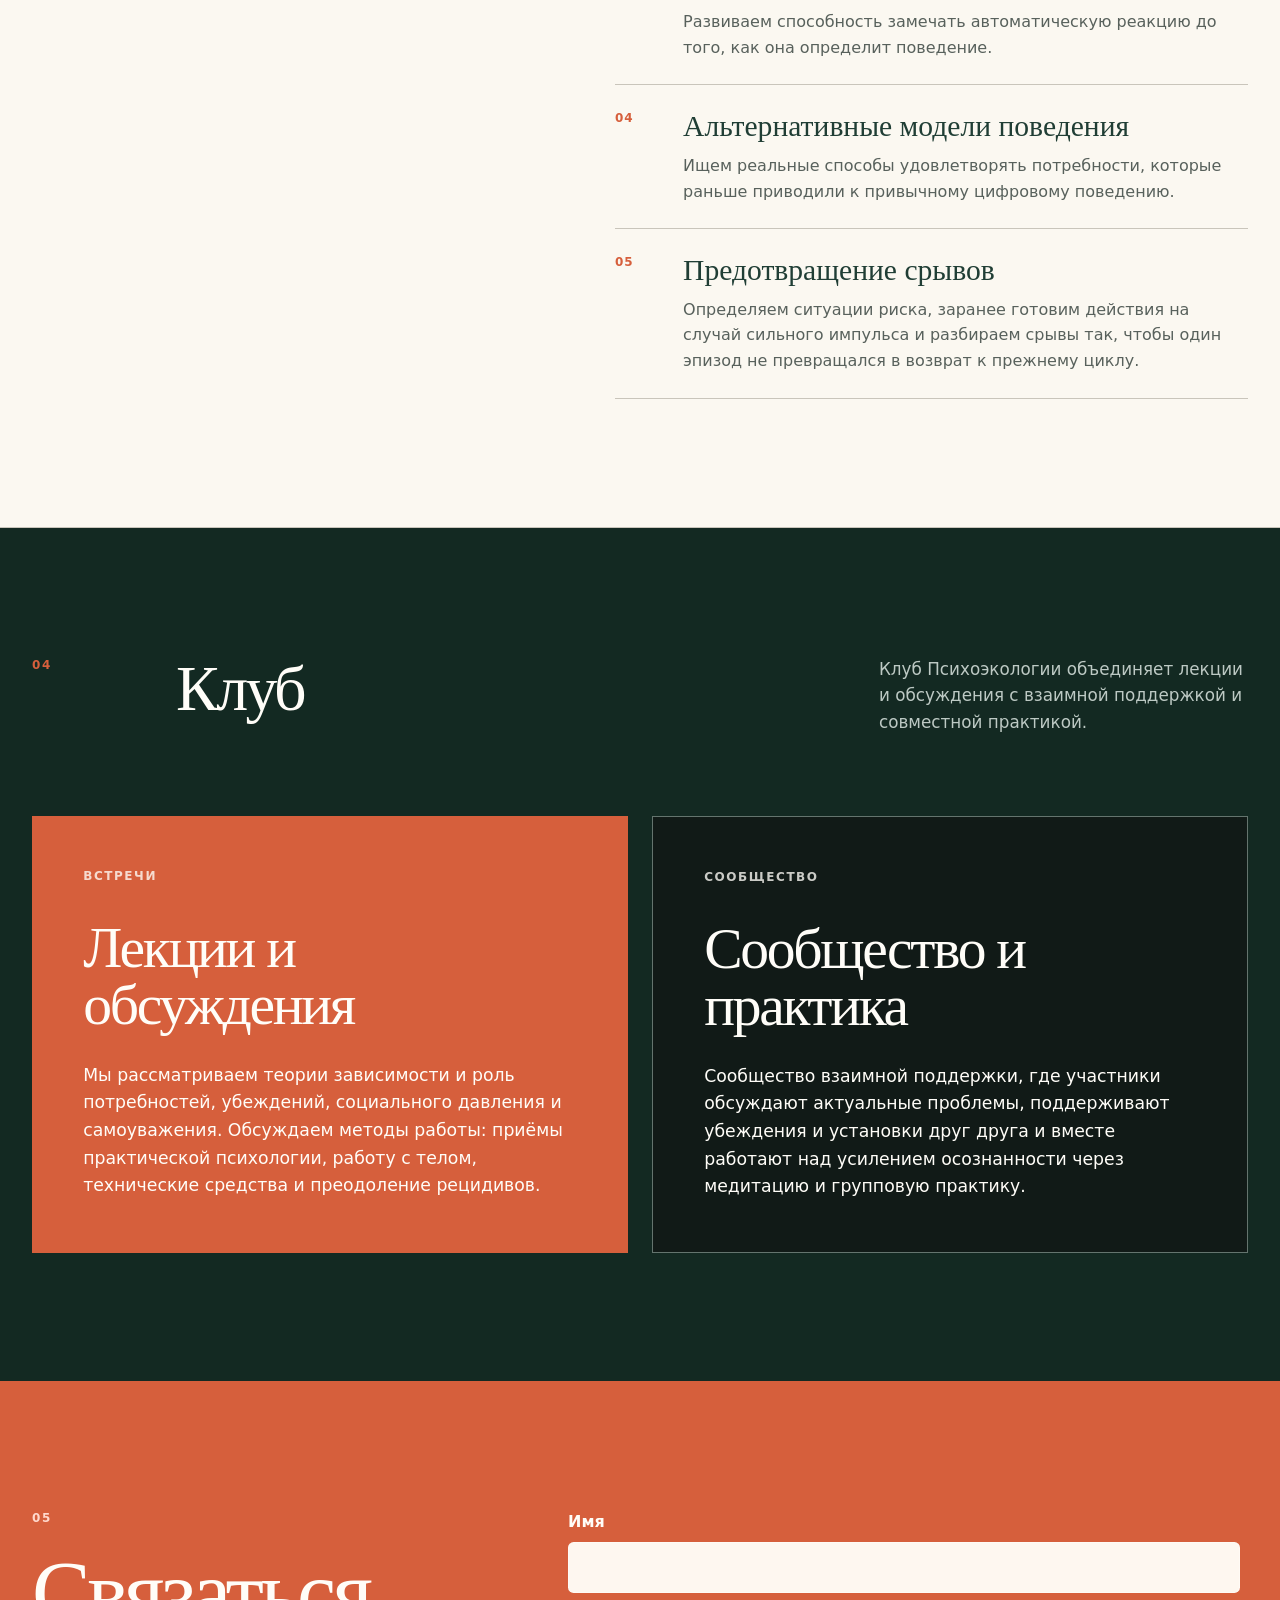
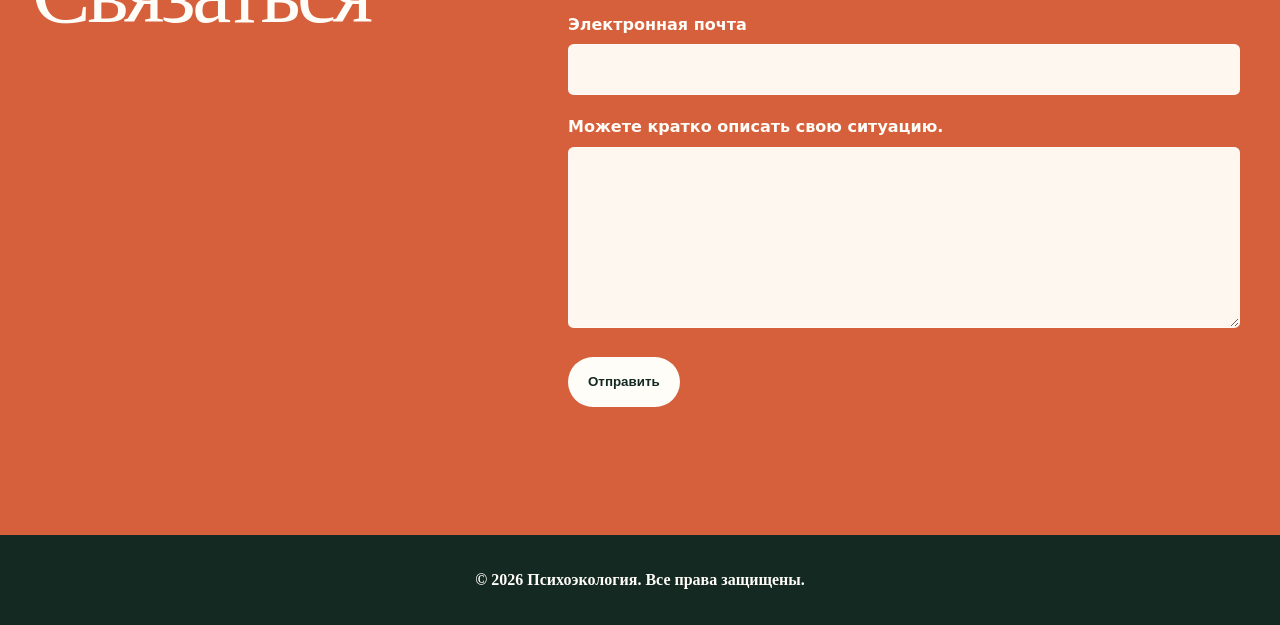
<file: ru/index.html>
<!doctype html>
<html lang="ru">
<head>
  <meta charset="utf-8">
  <meta name="viewport" content="width=device-width, initial-scale=1">
  <meta name="description" content="Психоэкология - психологические инструменты для жизни в цифровой среде и помощь взрослым с интернет-зависимостью и компульсивными цифровыми привычками.">
  <link rel="canonical" href="https://psychoecology.com/ru/">
  <link rel="alternate" hreflang="en" href="https://psychoecology.com/">
  <link rel="alternate" hreflang="ru" href="https://psychoecology.com/ru/">
  <link rel="alternate" hreflang="uk" href="https://psychoecology.com/uk/">
  <link rel="alternate" hreflang="he" href="https://psychoecology.com/he/">
  <link rel="alternate" hreflang="x-default" href="https://psychoecology.com/">
  <link rel="icon" type="image/svg+xml" sizes="any" href="../assets/favicon-v3.svg?v=3">
  <title>Психоэкология | Помощь при интернет-зависимости, цифровой зависимости</title>
  <link rel="stylesheet" href="../styles.css">
  <link rel="stylesheet" href="../multilingual.css?v=mobile-nav-2">
</head>
<body>
  <a class="skip-link" href="#content">Перейти к содержанию</a>

  <header class="site-header">
    <div class="shell header-inner">
      <a class="wordmark" href="#top" aria-label="Psychoecology, начало страницы"><img src="../assets/psychoecology-logo-v3.svg" alt="Psychoecology"></a>
      <nav aria-label="Основная навигация">
        <a href="#problem">Проблема</a>
        <a href="#approach">Инструменты</a>
        <a href="#club">Клуб</a>
      </nav>
      <a class="header-contact" href="#contact">Связаться</a>
      <div class="language-switcher" dir="ltr" aria-label="Язык">
        <a href="/" aria-label="English">EN</a>
        <a href="/ru/" aria-current="page" aria-label="Русский">RU</a>
        <a href="/uk/" aria-label="Українська">UA</a>
        <a href="/he/" aria-label="עברית">HE</a>
      </div>
    </div>
  </header>

  <main id="content">
    <section class="hero" id="top" aria-labelledby="page-title">
      <div class="shell hero-grid">
        <div class="hero-copy">
          <h1 id="page-title">Психоэкология</h1>
          <p class="hero-lead">Занимается психологическими трудностями, которые возникают или усиливаются под влиянием современных цифровых технологий. Она помогает понять, как технологии меняют внимание, привычки, эмоции, отношения и представление о себе, и даёт людям практические инструменты для адаптации и возвращения осознанного контроля.</p>
          <div class="hero-actions">
            <a class="button button-primary" href="#approach">Изучить инструменты</a>
            <a class="text-link" href="#club">Узнать о встречах</a>
          </div>
        </div>

        <blockquote class="opening">
          <p>Вы заходите в интернет <span>"на минутку".</span></p>
          <p>Возвращаетесь не совсем Вы и совсем не через минутку.</p>
          <p>Ваша жизнь осталась на месте. <strong>Время - нет.</strong></p>
        </blockquote>
      </div>
    </section>

    <section class="section recognition" id="problem" aria-labelledby="problem-title">
      <div class="shell split">
        <div>
          <p class="section-number">01</p>
          <h2 id="problem-title">Интернет занимает в вашей жизни больше места, чем вы хотите?</h2>
        </div>
        <div class="body-copy">
          <p>Интернет-зависимость, цифровая зависимость. В официальной медицине такого диагноза еще нет. Но сама проблема компульсивного использования цифровых сервисов существует.</p>
          <p>Экран перед нами обещает очень многое. Но часто забирает больше, чем даёт. Психоэкология предлагает помощь взрослым людям, у которых интернет и цифровые развлечения выходят из-под контроля и мешают работать, спать, быть рядом с близкими и делать то, что действительно важно.</p>
          <p>Скроллинг, социальные сети, новости, видео, игры, порно, общение с ИИ или бесконечный поиск информации могут незаметно занять вечер, ночь, рабочий день. Вы уже понимаете, что происходит. Ставите блокировки. Удаляете приложения. Обещаете себе остановиться.</p>
          <p>Но спустя некоторое время всё начинается снова. Дело не в слабых волевых качествах. Что-то в нас верит, что привычное цифровое поведение выполняет определенную работу: отвлекает, успокаивает, возбуждает, помогает избежать неприятного или ненадолго забыться.</p>
          <p class="pull-line">Пока убеждения глубоко не проанализированы, запреты не эффективны.</p>
        </div>
      </div>
    </section>

    <section class="section loop-section" aria-labelledby="loop-title">
      <div class="shell">
        <div class="section-heading">
          <p class="section-number">02</p>
          <h2 id="loop-title">Повторяется не случайность. Повторяется цикл.</h2>
        </div>
        <ol class="loop" aria-label="Цикл цифрового поведения">
          <li><span>01</span><strong>Триггер</strong><small>Усталость, тревога, скука, трудная задача</small></li>
          <li><span>02</span><strong>Обещание</strong><small>Сейчас станет легче или интереснее</small></li>
          <li><span>03</span><strong>Ритуал</strong><small>Знакомое движение к экрану</small></li>
          <li><span>04</span><strong>Передышка</strong><small>Краткое облегчение</small></li>
          <li><span>05</span><strong>Цена</strong><small>Работа, учёба, отношения, сон, силы, здоровье</small></li>
          <li><span>06</span><strong>Новый триггер</strong><small>Усталость, стыд, незавершённые дела</small></li>
        </ol>
      </div>
    </section>

    <section class="section approach" id="approach" aria-labelledby="approach-title">
      <div class="shell split">
        <div>
          <p class="section-number">03</p>
          <h2 id="approach-title">Инструменты</h2>
        </div>
        <ol class="method-points">
          <li><span>01</span><div><h3>Рациональное рассмотрение убеждений</h3><p>Разбираем убеждения и иллюзии, которые поддерживают зависимое поведение.</p></div></li>
          <li><span>02</span><div><h3>Независимость убеждений</h3><p>Уменьшаем зависимость от социального давления и формируем собственный взгляд на цифровые привычки.</p></div></li>
          <li><span>03</span><div><h3>Сильное внимание</h3><p>Развиваем способность замечать автоматическую реакцию до того, как она определит поведение.</p></div></li>
          <li><span>04</span><div><h3>Альтернативные модели поведения</h3><p>Ищем реальные способы удовлетворять потребности, которые раньше приводили к привычному цифровому поведению.</p></div></li>
          <li><span>05</span><div><h3>Предотвращение срывов</h3><p>Определяем ситуации риска, заранее готовим действия на случай сильного импульса и разбираем срывы так, чтобы один эпизод не превращался в возврат к прежнему циклу.</p></div></li>
        </ol>
      </div>
    </section>
    <section class="section club-section" id="club" aria-labelledby="club-title">
      <div class="shell">
        <div class="section-heading narrow-heading">
          <p class="section-number">04</p>
          <h2 id="club-title">Клуб</h2>
          <p>Клуб Психоэкологии объединяет лекции и обсуждения с взаимной поддержкой и совместной практикой.</p>
        </div>

        <div class="club-grid">
          <article class="club-card club-card-primary">
            <p class="club-label">Встречи</p>
            <h3>Лекции и обсуждения</h3>
            <p>Мы рассматриваем теории зависимости и роль потребностей, убеждений, социального давления и самоуважения. Обсуждаем методы работы: приёмы практической психологии, работу с телом, технические средства и преодоление рецидивов.</p>
          </article>

          <article class="club-card club-card-secondary">
            <p class="club-label">Сообщество</p>
            <h3>Сообщество и практика</h3>
            <p>Сообщество взаимной поддержки, где участники обсуждают актуальные проблемы, поддерживают убеждения и установки друг друга и вместе работают над усилением осознанности через медитацию и групповую практику.</p>
          </article>
        </div>
      </div>
    </section>

    <section class="section testimonials" hidden aria-labelledby="testimonials-title">
      <div class="shell">
        <p class="section-number">05</p>
        <h2 id="testimonials-title">Отзывы</h2>
      </div>
    </section>

    <section class="contact-section" id="contact" aria-labelledby="contact-title">
      <div class="shell contact-grid" style="gap: clamp(4rem, 10vw, 9rem);">
        <div>
          <p class="section-number light-number">05</p>
          <h2 id="contact-title" style="font-size: clamp(3rem, 7vw, 5.5rem);">Связаться</h2>
        </div>
        <div>
          <form class="contact-form" action="https://formspree.io/f/xdeonpbv" method="post">
            <input type="hidden" name="_subject" value="Новое сообщение с psychoecology.com (RU)">
            <input type="hidden" name="_next" value="https://psychoecology.com/ru/?sent=1#contact">

            <div class="form-field">
              <label for="name">Имя</label>
              <input id="name" name="name" type="text" autocomplete="name" required>
            </div>

            <div class="form-field">
              <label for="email">Электронная почта</label>
              <input id="email" name="email" type="email" autocomplete="email" required>
            </div>

            <div class="form-field">
              <label for="message">Можете кратко описать свою ситуацию.</label>
              <textarea id="message" name="message" rows="6" required></textarea>
            </div>

            <button class="button button-light" type="submit">Отправить</button>
            <p class="form-success" id="form-success" role="status" hidden>Сообщение отправлено. Спасибо.</p>
          </form>
        </div>
      </div>
    </section>
  </main>

  <footer>
    <div class="shell footer-inner" style="justify-content: center; text-align: center;">
      <p>© 2026 Психоэкология. Все права защищены.</p>
    </div>
  </footer>
  <script>
    if (new URLSearchParams(window.location.search).get("sent") === "1") {
      document.getElementById("form-success").hidden = false;
    }
  </script>
</body>
</html>
</file>
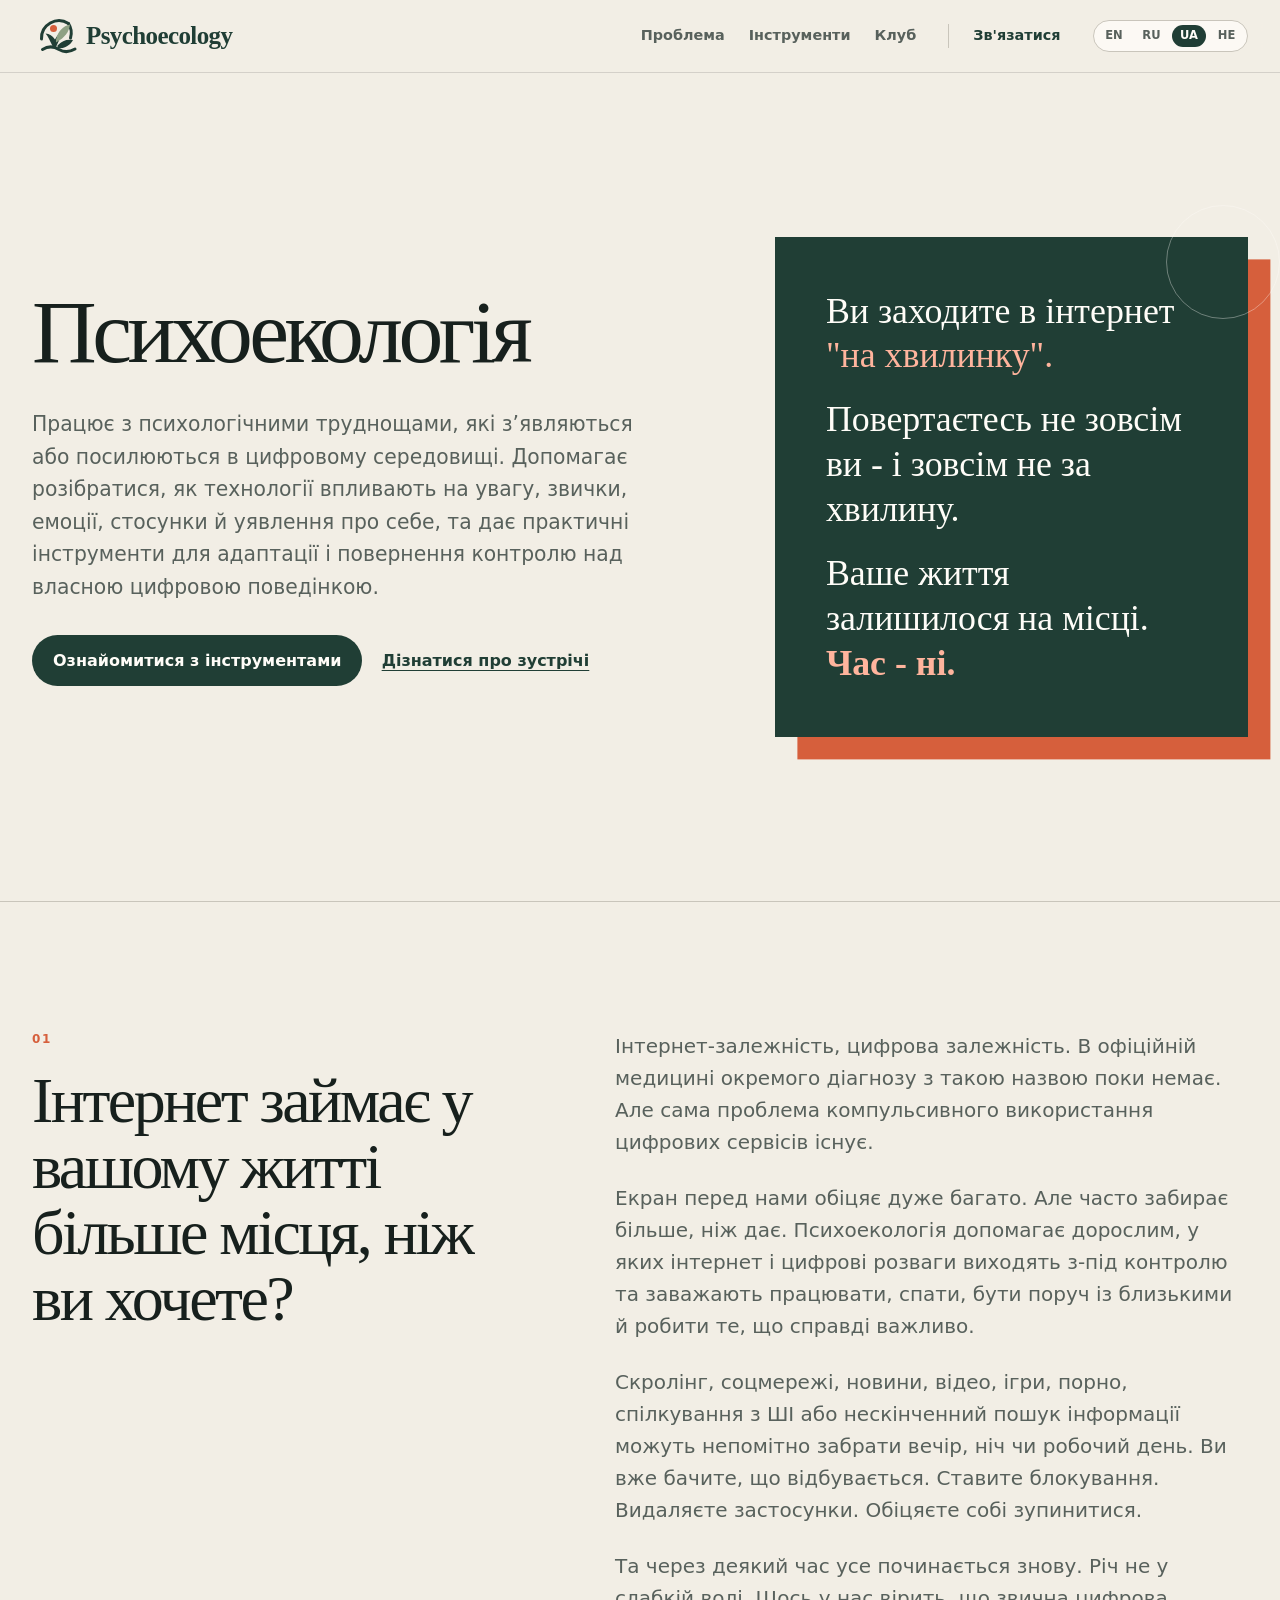
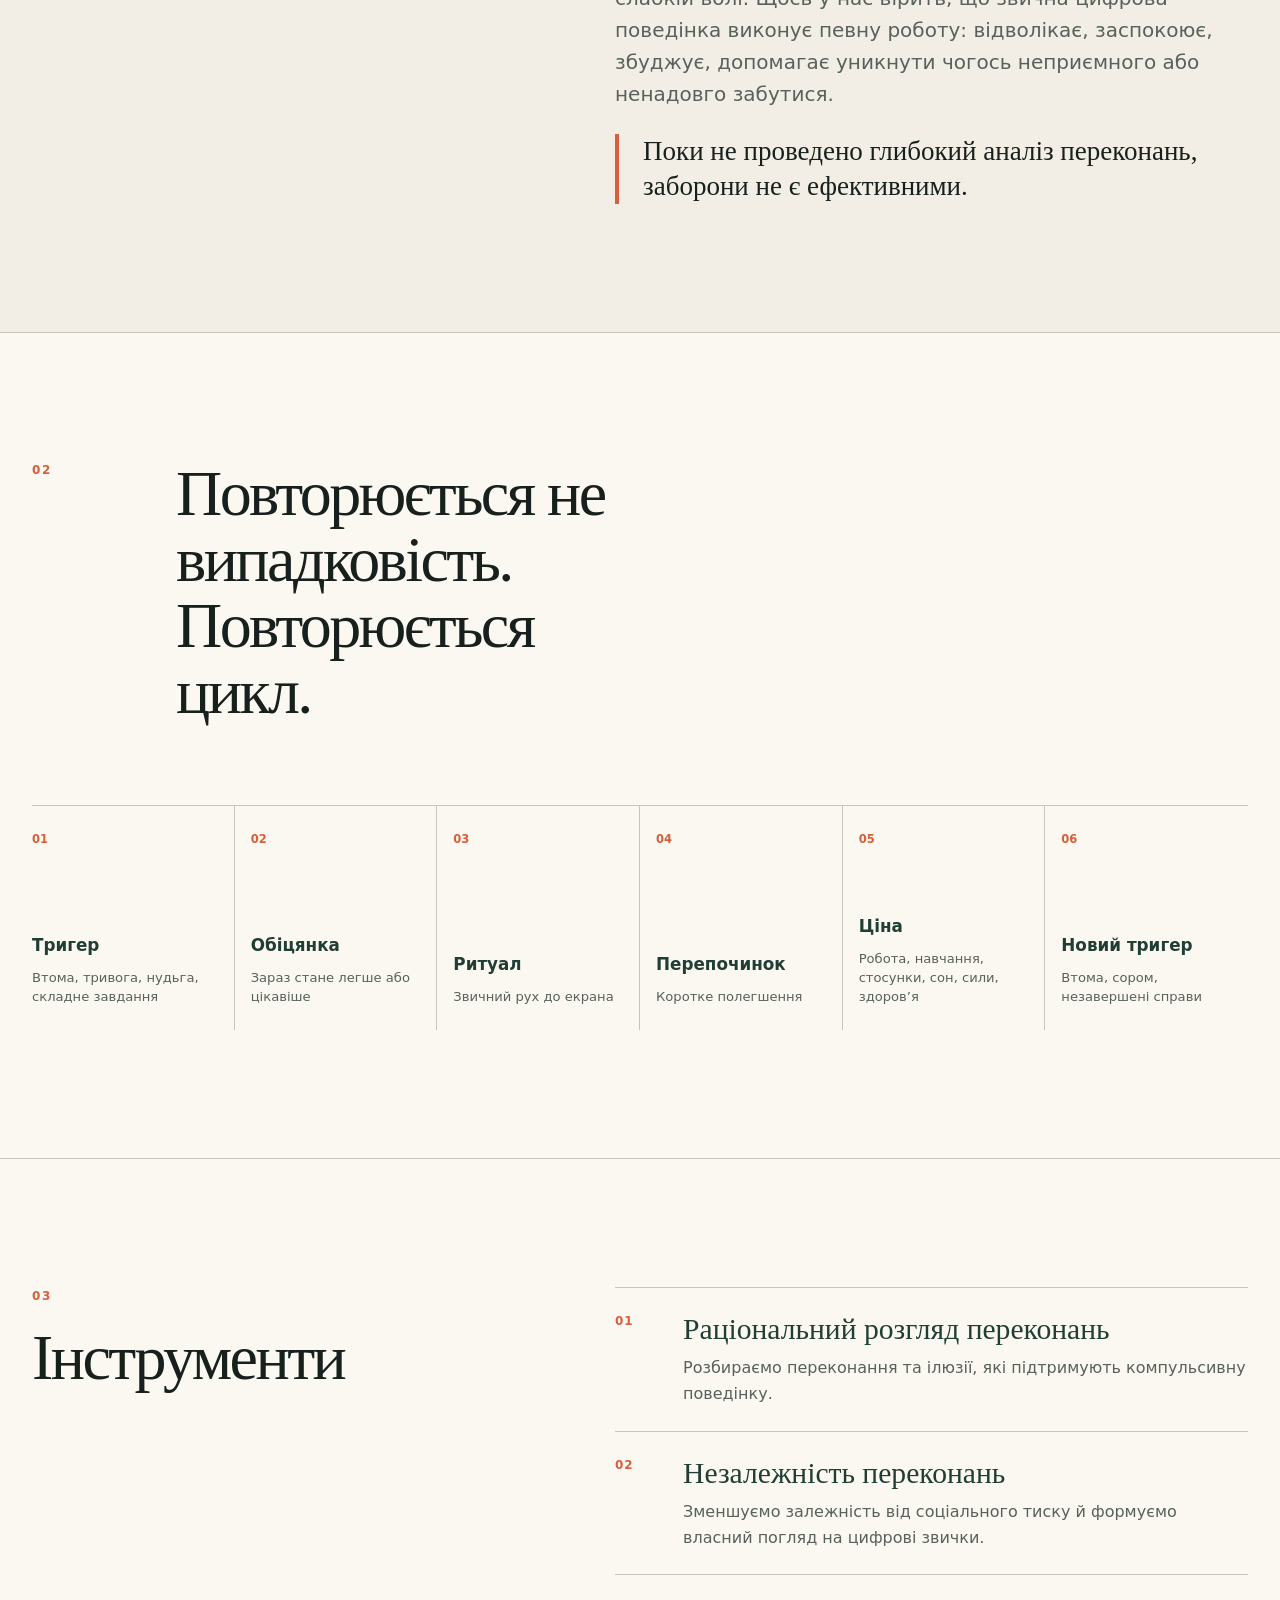
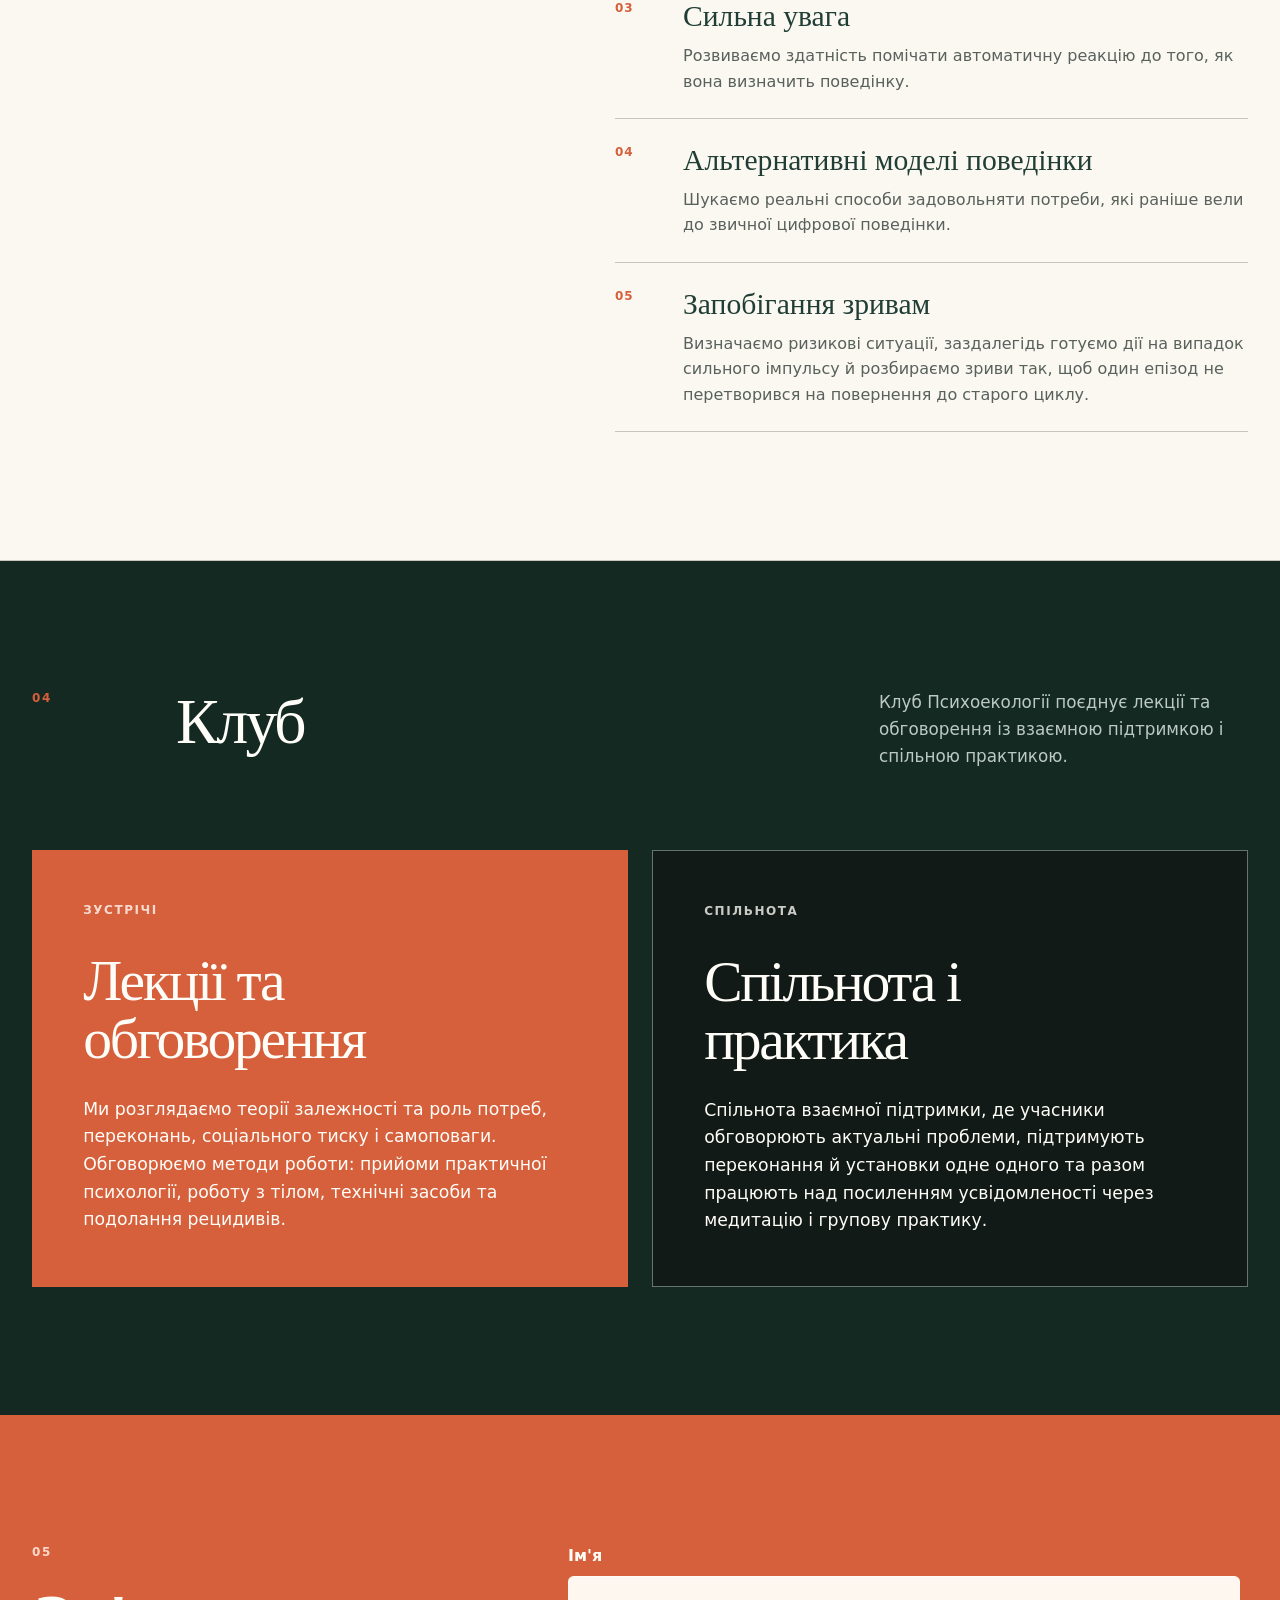
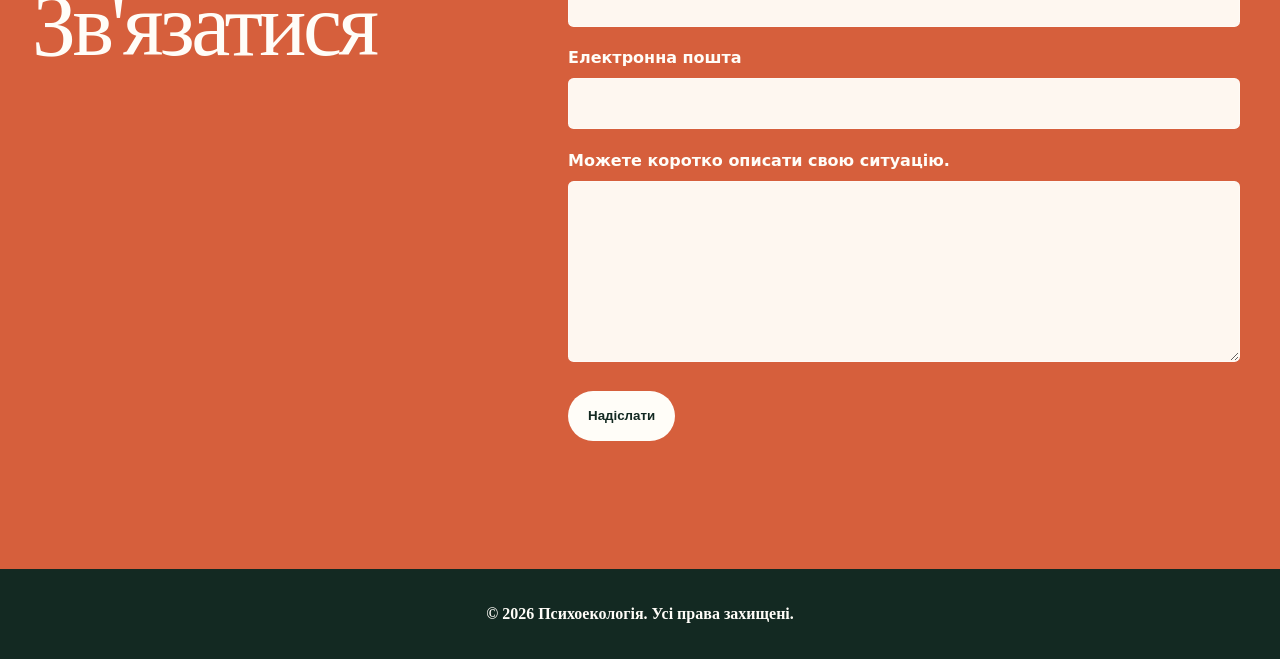
<file: uk/index.html>
<!doctype html>
<html lang="uk">
<head>
  <meta charset="utf-8">
  <meta name="viewport" content="width=device-width, initial-scale=1">
  <meta name="description" content="Психоекологія - практичні інструменти для життя в цифровому середовищі та допомога дорослим, яким важко контролювати використання інтернету й цифрових сервісів.">
  <link rel="canonical" href="https://psychoecology.com/uk/">
  <link rel="alternate" hreflang="en" href="https://psychoecology.com/">
  <link rel="alternate" hreflang="ru" href="https://psychoecology.com/ru/">
  <link rel="alternate" hreflang="uk" href="https://psychoecology.com/uk/">
  <link rel="alternate" hreflang="he" href="https://psychoecology.com/he/">
  <link rel="alternate" hreflang="x-default" href="https://psychoecology.com/">
  <link rel="icon" type="image/svg+xml" sizes="any" href="../assets/favicon-v3.svg?v=3">
  <title>Психоекологія | Допомога при інтернет- та цифровій залежності</title>
  <link rel="stylesheet" href="../styles.css">
  <link rel="stylesheet" href="../multilingual.css?v=mobile-nav-2">
</head>
<body>
  <a class="skip-link" href="#content">Перейти до вмісту</a>

  <header class="site-header">
    <div class="shell header-inner">
      <a class="wordmark" href="#top" aria-label="Psychoecology, початок сторінки"><img src="../assets/psychoecology-logo-v3.svg" alt="Psychoecology"></a>
      <nav aria-label="Основна навігація">
        <a href="#problem">Проблема</a>
        <a href="#approach">Інструменти</a>
        <a href="#club">Клуб</a>
      </nav>
      <a class="header-contact" href="#contact">Зв'язатися</a>
      <div class="language-switcher" dir="ltr" aria-label="Мова">
        <a href="/" aria-label="English">EN</a>
        <a href="/ru/" aria-label="Русский">RU</a>
        <a href="/uk/" aria-current="page" aria-label="Українська">UA</a>
        <a href="/he/" aria-label="עברית">HE</a>
      </div>
    </div>
  </header>

  <main id="content">
    <section class="hero" id="top" aria-labelledby="page-title">
      <div class="shell hero-grid">
        <div class="hero-copy">
          <h1 id="page-title">Психоекологія</h1>
          <p class="hero-lead">Працює з психологічними труднощами, які з’являються або посилюються в цифровому середовищі. Допомагає розібратися, як технології впливають на увагу, звички, емоції, стосунки й уявлення про себе, та дає практичні інструменти для адаптації і повернення контролю над власною цифровою поведінкою.</p>
          <div class="hero-actions">
            <a class="button button-primary" href="#approach">Ознайомитися з інструментами</a>
            <a class="text-link" href="#club">Дізнатися про зустрічі</a>
          </div>
        </div>

        <blockquote class="opening">
          <p>Ви заходите в інтернет <span>"на хвилинку".</span></p>
          <p>Повертаєтесь не зовсім ви - і зовсім не за хвилину.</p>
          <p>Ваше життя залишилося на місці. <strong>Час - ні.</strong></p>
        </blockquote>
      </div>
    </section>

    <section class="section recognition" id="problem" aria-labelledby="problem-title">
      <div class="shell split">
        <div>
          <p class="section-number">01</p>
          <h2 id="problem-title">Інтернет займає у вашому житті більше місця, ніж ви хочете?</h2>
        </div>
        <div class="body-copy">
          <p>Інтернет-залежність, цифрова залежність. В офіційній медицині окремого діагнозу з такою назвою поки немає. Але сама проблема компульсивного використання цифрових сервісів існує.</p>
          <p>Екран перед нами обіцяє дуже багато. Але часто забирає більше, ніж дає. Психоекологія допомагає дорослим, у яких інтернет і цифрові розваги виходять з-під контролю та заважають працювати, спати, бути поруч із близькими й робити те, що справді важливо.</p>
          <p>Скролінг, соцмережі, новини, відео, ігри, порно, спілкування з ШІ або нескінченний пошук інформації можуть непомітно забрати вечір, ніч чи робочий день. Ви вже бачите, що відбувається. Ставите блокування. Видаляєте застосунки. Обіцяєте собі зупинитися.</p>
          <p>Та через деякий час усе починається знову. Річ не у слабкій волі. Щось у нас вірить, що звична цифрова поведінка виконує певну роботу: відволікає, заспокоює, збуджує, допомагає уникнути чогось неприємного або ненадовго забутися.</p>
          <p class="pull-line">Поки не проведено глибокий аналіз переконань, заборони не є ефективними.</p>
        </div>
      </div>
    </section>

    <section class="section loop-section" aria-labelledby="loop-title">
      <div class="shell">
        <div class="section-heading">
          <p class="section-number">02</p>
          <h2 id="loop-title">Повторюється не випадковість. Повторюється цикл.</h2>
        </div>
        <ol class="loop" aria-label="Цикл цифрової поведінки">
          <li><span>01</span><strong>Тригер</strong><small>Втома, тривога, нудьга, складне завдання</small></li>
          <li><span>02</span><strong>Обіцянка</strong><small>Зараз стане легше або цікавіше</small></li>
          <li><span>03</span><strong>Ритуал</strong><small>Звичний рух до екрана</small></li>
          <li><span>04</span><strong>Перепочинок</strong><small>Коротке полегшення</small></li>
          <li><span>05</span><strong>Ціна</strong><small>Робота, навчання, стосунки, сон, сили, здоров’я</small></li>
          <li><span>06</span><strong>Новий тригер</strong><small>Втома, сором, незавершені справи</small></li>
        </ol>
      </div>
    </section>

    <section class="section approach" id="approach" aria-labelledby="approach-title">
      <div class="shell split">
        <div>
          <p class="section-number">03</p>
          <h2 id="approach-title">Інструменти</h2>
        </div>
        <ol class="method-points">
          <li><span>01</span><div><h3>Раціональний розгляд переконань</h3><p>Розбираємо переконання та ілюзії, які підтримують компульсивну поведінку.</p></div></li>
          <li><span>02</span><div><h3>Незалежність переконань</h3><p>Зменшуємо залежність від соціального тиску й формуємо власний погляд на цифрові звички.</p></div></li>
          <li><span>03</span><div><h3>Сильна увага</h3><p>Розвиваємо здатність помічати автоматичну реакцію до того, як вона визначить поведінку.</p></div></li>
          <li><span>04</span><div><h3>Альтернативні моделі поведінки</h3><p>Шукаємо реальні способи задовольняти потреби, які раніше вели до звичної цифрової поведінки.</p></div></li>
          <li><span>05</span><div><h3>Запобігання зривам</h3><p>Визначаємо ризикові ситуації, заздалегідь готуємо дії на випадок сильного імпульсу й розбираємо зриви так, щоб один епізод не перетворився на повернення до старого циклу.</p></div></li>
        </ol>
      </div>
    </section>
    <section class="section club-section" id="club" aria-labelledby="club-title">
      <div class="shell">
        <div class="section-heading narrow-heading">
          <p class="section-number">04</p>
          <h2 id="club-title">Клуб</h2>
          <p>Клуб Психоекології поєднує лекції та обговорення із взаємною підтримкою і спільною практикою.</p>
        </div>

        <div class="club-grid">
          <article class="club-card club-card-primary">
            <p class="club-label">Зустрічі</p>
            <h3>Лекції та обговорення</h3>
            <p>Ми розглядаємо теорії залежності та роль потреб, переконань, соціального тиску і самоповаги. Обговорюємо методи роботи: прийоми практичної психології, роботу з тілом, технічні засоби та подолання рецидивів.</p>
          </article>

          <article class="club-card club-card-secondary">
            <p class="club-label">Спільнота</p>
            <h3>Спільнота і практика</h3>
            <p>Спільнота взаємної підтримки, де учасники обговорюють актуальні проблеми, підтримують переконання й установки одне одного та разом працюють над посиленням усвідомленості через медитацію і групову практику.</p>
          </article>
        </div>
      </div>
    </section>

    <section class="section testimonials" hidden aria-labelledby="testimonials-title">
      <div class="shell">
        <p class="section-number">05</p>
        <h2 id="testimonials-title">Відгуки</h2>
      </div>
    </section>

    <section class="contact-section" id="contact" aria-labelledby="contact-title">
      <div class="shell contact-grid" style="gap: clamp(4rem, 10vw, 9rem);">
        <div>
          <p class="section-number light-number">05</p>
          <h2 id="contact-title" style="font-size: clamp(3rem, 7vw, 5.5rem);">Зв'язатися</h2>
        </div>
        <div>
          <form class="contact-form" action="https://formspree.io/f/xdeonpbv" method="post">
            <input type="hidden" name="_subject" value="Нове повідомлення з psychoecology.com (UK)">
            <input type="hidden" name="_next" value="https://psychoecology.com/uk/?sent=1#contact">

            <div class="form-field">
              <label for="name">Ім'я</label>
              <input id="name" name="name" type="text" autocomplete="name" required>
            </div>

            <div class="form-field">
              <label for="email">Електронна пошта</label>
              <input id="email" name="email" type="email" autocomplete="email" required>
            </div>

            <div class="form-field">
              <label for="message">Можете коротко описати свою ситуацію.</label>
              <textarea id="message" name="message" rows="6" required></textarea>
            </div>

            <button class="button button-light" type="submit">Надіслати</button>
            <p class="form-success" id="form-success" role="status" hidden>Повідомлення надіслано. Дякую.</p>
          </form>
        </div>
      </div>
    </section>
  </main>

  <footer>
    <div class="shell footer-inner" style="justify-content: center; text-align: center;">
      <p>© 2026 Психоекологія. Усі права захищені.</p>
    </div>
  </footer>
  <script>
    if (new URLSearchParams(window.location.search).get("sent") === "1") {
      document.getElementById("form-success").hidden = false;
    }
  </script>
</body>
</html>
</file>
<file: styles.css>
:root {
  color-scheme: light;
  --paper: #f2eee5;
  --paper-bright: #fbf8f1;
  --ink: #17201d;
  --muted: #58615c;
  --forest: #203e35;
  --forest-dark: #132922;
  --signal: #d65f3c;
  --line: #c9c5bb;
  --white: #fffdf8;
}

* {
  box-sizing: border-box;
}

html {
  scroll-behavior: smooth;
}

body {
  margin: 0;
  background: var(--paper);
  color: var(--ink);
  font-family: Inter, ui-sans-serif, system-ui, -apple-system, BlinkMacSystemFont, "Segoe UI", sans-serif;
  line-height: 1.6;
}

a {
  color: inherit;
}

.skip-link {
  position: fixed;
  top: 0.75rem;
  left: 0.75rem;
  z-index: 100;
  padding: 0.7rem 1rem;
  background: var(--white);
  color: var(--ink);
  transform: translateY(-150%);
}

.skip-link:focus {
  transform: translateY(0);
}

.shell {
  width: min(100% - 2.5rem, 76rem);
  margin-inline: auto;
}

.site-header {
  position: sticky;
  top: 0;
  z-index: 20;
  border-bottom: 1px solid rgb(23 32 29 / 14%);
  background: rgb(242 238 229 / 92%);
  backdrop-filter: blur(14px);
}

.header-inner {
  min-height: 4.5rem;
  display: flex;
  align-items: center;
  gap: 2rem;
}

.wordmark {
  margin-right: auto;
  color: var(--forest);
  font-family: Georgia, "Times New Roman", serif;
  font-size: 1.25rem;
  font-weight: 700;
  text-decoration: none;
}

nav {
  display: flex;
  align-items: center;
  gap: 1.5rem;
}

nav a,
.header-contact {
  color: var(--muted);
  font-size: 0.9rem;
  font-weight: 650;
  text-decoration: none;
}

nav a:hover,
.header-contact:hover,
nav a:focus-visible,
.header-contact:focus-visible {
  color: var(--signal);
}

.header-contact {
  padding-left: 1.5rem;
  border-left: 1px solid var(--line);
  color: var(--forest);
}

.hero {
  min-height: calc(100vh - 4.5rem);
  display: grid;
  align-items: center;
  padding: clamp(4rem, 8vw, 7rem) 0;
  overflow: hidden;
}

.hero-grid {
  display: grid;
  grid-template-columns: minmax(0, 1.15fr) minmax(19rem, 0.85fr);
  gap: clamp(3rem, 8vw, 7rem);
  align-items: center;
}

.eyebrow,
.section-number,
.offer-label {
  margin: 0 0 1.2rem;
  color: var(--signal);
  font-size: 0.75rem;
  font-weight: 800;
  letter-spacing: 0.13em;
  text-transform: uppercase;
}

h1,
h2,
h3,
.opening {
  font-family: Georgia, "Times New Roman", serif;
}

h1 {
  max-width: 13ch;
  margin: 0;
  font-size: clamp(3rem, 7vw, 6.4rem);
  font-weight: 500;
  letter-spacing: -0.05em;
  line-height: 0.98;
}

.hero-lead {
  max-width: 42rem;
  margin: 2rem 0 0;
  color: var(--muted);
  font-size: clamp(1.05rem, 2vw, 1.27rem);
}

.hero-actions {
  margin-top: 2rem;
  display: flex;
  flex-wrap: wrap;
  gap: 1.2rem;
  align-items: center;
}

.button {
  min-height: 3.15rem;
  display: inline-flex;
  align-items: center;
  justify-content: center;
  padding: 0.75rem 1.25rem;
  border: 1px solid transparent;
  border-radius: 999px;
  font-weight: 750;
  line-height: 1.2;
  text-align: center;
  text-decoration: none;
  transition: transform 160ms ease, background 160ms ease, color 160ms ease;
}

.button:hover {
  transform: translateY(-2px);
}

.button:focus-visible,
a:focus-visible {
  outline: 3px solid var(--signal);
  outline-offset: 4px;
}

.button-primary {
  background: var(--forest);
  color: var(--white);
}

.button-primary:hover {
  background: var(--forest-dark);
}

.text-link {
  color: var(--forest);
  font-weight: 750;
  text-underline-offset: 0.25rem;
}

.quick-facts {
  margin: 2.5rem 0 0;
  padding: 1rem 0 0;
  display: flex;
  flex-wrap: wrap;
  gap: 0.5rem 1.5rem;
  border-top: 1px solid var(--line);
  color: var(--muted);
  font-size: 0.88rem;
  list-style: none;
}

.quick-facts li::before {
  content: "+";
  margin-right: 0.45rem;
  color: var(--signal);
  font-weight: 800;
}

.opening {
  position: relative;
  margin: 0;
  padding: clamp(2rem, 4vw, 3.5rem);
  background: var(--forest);
  color: var(--white);
  box-shadow: 1.4rem 1.4rem 0 var(--signal);
  font-size: clamp(1.4rem, 2.8vw, 2.3rem);
  line-height: 1.25;
}

.opening::before {
  content: "";
  position: absolute;
  top: -2rem;
  right: -2rem;
  width: 7rem;
  height: 7rem;
  border: 1px solid rgb(255 253 248 / 35%);
  border-radius: 50%;
}

.opening p {
  margin: 0;
}

.opening p + p {
  margin-top: 1.2rem;
}

.opening span,
.opening strong {
  color: #ffb49d;
}

.section {
  padding: clamp(5rem, 10vw, 9rem) 0;
  border-top: 1px solid var(--line);
}

.split {
  display: grid;
  grid-template-columns: minmax(0, 0.85fr) minmax(0, 1.15fr);
  gap: clamp(3rem, 9vw, 8rem);
  align-items: start;
}

h2 {
  max-width: 15ch;
  margin: 0;
  font-size: clamp(2.4rem, 5vw, 4.8rem);
  font-weight: 500;
  letter-spacing: -0.04em;
  line-height: 1.03;
}

.body-copy {
  max-width: 42rem;
  color: var(--muted);
  font-size: clamp(1.05rem, 1.8vw, 1.25rem);
}

.body-copy p {
  margin: 0;
}

.body-copy p + p {
  margin-top: 1.5rem;
}

.pull-line {
  padding-left: 1.5rem;
  border-left: 4px solid var(--signal);
  color: var(--ink);
  font-family: Georgia, "Times New Roman", serif;
  font-size: 1.35em;
  line-height: 1.3;
}

.loop-section {
  background: var(--paper-bright);
}

.section-heading {
  display: grid;
  grid-template-columns: 7rem 1fr;
  gap: 2rem;
  align-items: start;
}

.loop {
  margin: clamp(3rem, 7vw, 5rem) 0 0;
  padding: 0;
  display: grid;
  grid-template-columns: repeat(6, 1fr);
  border-top: 1px solid var(--line);
  list-style: none;
}

.loop li {
  min-height: 14rem;
  padding: 1.5rem 1rem 1.5rem 0;
  display: flex;
  flex-direction: column;
  border-right: 1px solid var(--line);
}

.loop li + li {
  padding-left: 1rem;
}

.loop li:last-child {
  border-right: 0;
}

.loop span {
  color: var(--signal);
  font-size: 0.72rem;
  font-weight: 800;
}

.loop strong {
  margin-top: auto;
  color: var(--forest);
  font-size: 1.05rem;
}

.loop small {
  margin-top: 0.55rem;
  color: var(--muted);
  font-size: 0.82rem;
  line-height: 1.45;
}

.offers-section {
  background: var(--forest-dark);
  color: var(--white);
}

.narrow-heading {
  grid-template-columns: 7rem minmax(0, 1fr) minmax(18rem, 0.55fr);
}

.narrow-heading p:last-child {
  margin: 0;
  align-self: end;
  color: #bdc9c4;
  font-size: 1.05rem;
}

.offer-grid {
  margin-top: clamp(3rem, 7vw, 5rem);
  display: grid;
  grid-template-columns: 1.15fr 0.85fr;
  gap: 1.5rem;
  align-items: stretch;
}

.offer {
  padding: clamp(2rem, 4vw, 3.5rem);
  display: flex;
  flex-direction: column;
}

.offer-primary {
  background: var(--signal);
  color: var(--white);
}

.offer-secondary {
  border: 1px solid #64746e;
  background: #1a332b;
}

.offer-topline {
  display: flex;
  justify-content: space-between;
  gap: 1rem;
  align-items: start;
}

.offer-label {
  color: inherit;
  opacity: 0.78;
}

.price {
  margin: 0;
  font-family: Georgia, "Times New Roman", serif;
  font-size: clamp(1.6rem, 3vw, 2.4rem);
}

.offer h3 {
  max-width: 12ch;
  margin: 2rem 0 0;
  font-size: clamp(2.2rem, 5vw, 4.5rem);
  font-weight: 500;
  letter-spacing: -0.04em;
  line-height: 1;
}

.offer-secondary h3 {
  font-size: clamp(2rem, 4vw, 3.4rem);
}

.offer-intro {
  max-width: 38rem;
  margin: 1.5rem 0 0;
  font-size: 1.08rem;
}

.offer ul {
  margin: 2rem 0;
  padding: 1.5rem 0 0;
  border-top: 1px solid rgb(255 253 248 / 35%);
  list-style: none;
}

.offer li {
  position: relative;
  padding-left: 1.25rem;
}

.offer li + li {
  margin-top: 0.7rem;
}

.offer li::before {
  content: "+";
  position: absolute;
  left: 0;
  font-weight: 850;
}

.credit {
  margin: -0.5rem 0 2rem;
  color: #cbd4d0;
  font-size: 0.9rem;
}

.button-light {
  width: fit-content;
  margin-top: auto;
  background: var(--white);
  color: var(--forest-dark);
}

.button-outline {
  width: fit-content;
  margin-top: auto;
  border-color: #8b9a95;
  color: var(--white);
}

.button-outline:hover {
  border-color: var(--white);
  background: var(--white);
  color: var(--forest-dark);
}

.approach {
  background: var(--paper-bright);
}

.method-points {
  max-width: 44rem;
  margin: 0;
  padding: 0;
  list-style: none;
}

.method-points li {
  display: grid;
  grid-template-columns: 3rem 1fr;
  gap: 1.25rem;
  padding: 1.5rem 0;
  border-top: 1px solid var(--line);
}

.method-points li:last-child {
  border-bottom: 1px solid var(--line);
}

.method-points span {
  color: var(--signal);
  font-size: 0.75rem;
  font-weight: 800;
  letter-spacing: 0.08em;
}

.method-points h3 {
  margin: 0;
  color: var(--forest);
  font-family: Georgia, "Times New Roman", serif;
  font-size: clamp(1.35rem, 2.5vw, 1.85rem);
  font-weight: 500;
  line-height: 1.15;
}

.method-points p {
  margin: 0.6rem 0 0;
  color: var(--muted);
}

.evidence-grid {
  display: grid;
  grid-template-columns: 0.9fr 0.45fr 0.65fr;
  gap: clamp(2rem, 6vw, 5rem);
  align-items: start;
}

.evidence-number {
  margin: -1rem 0 0;
  color: var(--signal);
  font-family: Georgia, "Times New Roman", serif;
  font-size: clamp(6rem, 13vw, 11rem);
  line-height: 0.9;
}

.evidence-card p:last-child,
.evidence-note {
  color: var(--muted);
}

.evidence-note p {
  margin: 0;
}

.evidence-note p + p {
  margin-top: 1.25rem;
}

.evidence-note strong {
  color: var(--ink);
}

.boundaries {
  background: #e3dfd5;
}

.contact-section {
  padding: clamp(5rem, 10vw, 9rem) 0;
  background: var(--signal);
  color: var(--white);
}

.contact-grid {
  display: grid;
  grid-template-columns: minmax(0, 0.75fr) minmax(0, 1.25fr);
  gap: clamp(3rem, 9vw, 8rem);
}

.contact-section h2 {
  max-width: none;
  font-size: clamp(3.5rem, 9vw, 8rem);
}

.contact-secondary {
  max-width: 24rem;
  margin: 1.5rem 0 0;
  color: #ffe0d6;
}

.contact-secondary a {
  color: var(--white);
  font-weight: 750;
  text-underline-offset: 0.25rem;
}

.light-number {
  color: #ffd8cc;
}

.contact-lead {
  max-width: 42rem;
  margin: 0 0 2rem;
  font-size: clamp(1.2rem, 2.5vw, 1.65rem);
}

.email-line {
  margin: 1.5rem 0 0;
}

footer a {
  font-weight: 750;
  text-underline-offset: 0.25rem;
}

.form-pending {
  max-width: 42rem;
  padding: 1.5rem;
  border: 1px solid rgb(255 253 248 / 55%);
  background: rgb(19 41 34 / 18%);
}

.form-pending p {
  margin: 0;
}

.form-pending p + p {
  margin-top: 0.65rem;
}

.privacy-note {
  max-width: 40rem;
  margin: 1.5rem 0 0;
  color: #ffe0d6;
  font-size: 0.86rem;
}

.contact-form {
  max-width: 42rem;
}

.form-field + .form-field {
  margin-top: 1.15rem;
}

.form-field label {
  display: block;
  margin-bottom: 0.45rem;
  font-weight: 750;
}

.form-field input,
.form-field textarea {
  width: 100%;
  border: 1px solid rgb(255 253 248 / 70%);
  border-radius: 0.35rem;
  background: rgb(255 253 248 / 96%);
  color: var(--ink);
  font: inherit;
}

.form-field input {
  min-height: 3.2rem;
  padding: 0.7rem 0.85rem;
}

.form-field textarea {
  min-height: 10rem;
  padding: 0.8rem 0.85rem;
  resize: vertical;
}

.form-field input:focus,
.form-field textarea:focus {
  outline: 3px solid var(--forest-dark);
  outline-offset: 2px;
}

.contact-form .button {
  margin-top: 1.35rem;
  border: 0;
  cursor: pointer;
}

.form-success {
  margin: 1rem 0 0;
  padding: 0.8rem 1rem;
  border-left: 4px solid var(--forest-dark);
  background: rgb(19 41 34 / 18%);
  font-weight: 750;
}

footer {
  padding: 2rem 0;
  background: var(--forest-dark);
  color: #b7c3be;
}

.footer-inner {
  display: flex;
  flex-wrap: wrap;
  justify-content: space-between;
  gap: 1rem 2rem;
}

.footer-inner p {
  margin: 0;
}

.footer-inner p:first-child {
  color: var(--white);
  font-family: Georgia, "Times New Roman", serif;
  font-weight: 700;
}

@media (max-width: 62rem) {
  .hero-grid,
  .split,
  .contact-grid {
    grid-template-columns: 1fr;
  }

  .opening {
    max-width: 42rem;
  }

  .section-heading,
  .narrow-heading {
    grid-template-columns: 5rem 1fr;
  }

  .narrow-heading p:last-child {
    grid-column: 2;
  }

  .loop {
    grid-template-columns: repeat(3, 1fr);
  }

  .loop li:nth-child(3) {
    border-right: 0;
  }

  .loop li:nth-child(n + 4) {
    border-top: 1px solid var(--line);
  }

  .offer-grid,
  .evidence-grid {
    grid-template-columns: 1fr;
  }

  .evidence-card {
    display: grid;
    grid-template-columns: 10rem 1fr;
    gap: 2rem;
    align-items: center;
  }
}

@media (max-width: 44rem) {
  .shell {
    width: min(100% - 1.5rem, 76rem);
  }

  .site-header nav {
    display: none;
  }

  .header-inner {
    min-height: 4rem;
  }

  .header-contact {
    padding-left: 0;
    border-left: 0;
  }

  .hero {
    min-height: auto;
    padding-top: 3.5rem;
  }

  h1 {
    font-size: clamp(2.8rem, 15vw, 4.6rem);
  }

  .opening {
    margin-right: 0.8rem;
    box-shadow: 0.8rem 0.8rem 0 var(--signal);
    font-size: 1.45rem;
  }

  .section-heading,
  .narrow-heading {
    grid-template-columns: 1fr;
    gap: 0;
  }

  .narrow-heading p:last-child {
    grid-column: 1;
    margin-top: 1.5rem;
  }

  .loop {
    grid-template-columns: 1fr 1fr;
  }

  .loop li,
  .loop li:nth-child(3) {
    min-height: 11rem;
    border-right: 1px solid var(--line);
    border-top: 1px solid var(--line);
  }

  .loop li:nth-child(odd) {
    padding-left: 0;
  }

  .loop li:nth-child(even) {
    border-right: 0;
  }

  .offer {
    padding: 1.5rem;
  }

  .offer-topline {
    display: block;
  }

  .price {
    margin-top: 0.5rem;
  }

  .evidence-card {
    grid-template-columns: 7rem 1fr;
    gap: 1rem;
  }

  .evidence-number {
    font-size: 7rem;
  }

  .button {
    width: 100%;
  }

  .hero-actions .text-link {
    width: 100%;
    text-align: center;
  }

  .footer-inner {
    display: grid;
  }
}

@media (prefers-reduced-motion: reduce) {
  html {
    scroll-behavior: auto;
  }

  .button {
    transition: none;
  }
}


/* Psychoecology Club */
.club-section {
  background: var(--forest-dark);
  color: var(--white);
}

.club-grid {
  margin-top: clamp(3rem, 7vw, 5rem);
  display: grid;
  grid-template-columns: 1fr 1fr;
  gap: 1.5rem;
  align-items: stretch;
}

.club-card {
  min-height: 24rem;
  padding: clamp(2rem, 4vw, 3.5rem);
}

.club-card-primary {
  background: var(--signal);
}

.club-card-secondary {
  border: 1px solid #64746e;
  background: #111a17;
}

.club-label {
  margin: 0;
  font-size: 0.75rem;
  font-weight: 800;
  letter-spacing: 0.13em;
  text-transform: uppercase;
  opacity: 0.78;
}

.club-card h3 {
  max-width: 12ch;
  margin: 2rem 0 0;
  font-size: clamp(2.1rem, 4.5vw, 4rem);
  font-weight: 500;
  letter-spacing: -0.04em;
  line-height: 1;
}

.club-card > p:last-child {
  max-width: 38rem;
  margin: 1.75rem 0 0;
  font-size: 1.08rem;
}

@media (max-width: 62rem) {
  .club-grid {
    grid-template-columns: 1fr;
  }
}

@media (max-width: 44rem) {
  .club-card {
    min-height: auto;
    padding: 1.5rem;
  }
}
</file>
<file: multilingual.css>
.language-switcher {
  display: flex;
  align-items: center;
  gap: 0.2rem;
  padding: 0.2rem;
  border: 1px solid var(--line);
  border-radius: 999px;
  background: rgb(255 253 248 / 72%);
  flex: 0 0 auto;
}

.language-switcher a {
  min-width: 2.15rem;
  padding: 0.35rem 0.5rem;
  border-radius: 999px;
  color: var(--muted);
  font-size: 0.72rem;
  font-weight: 800;
  line-height: 1;
  text-align: center;
  text-decoration: none;
}

.language-switcher a:hover,
.language-switcher a:focus-visible {
  color: var(--signal);
}

.language-switcher a[aria-current="page"] {
  background: var(--forest);
  color: var(--white);
}

.wordmark img {
  display: block;
  width: auto;
  height: 3rem;
}

[dir="rtl"] body {
  text-align: right;
}

[dir="rtl"] .wordmark {
  margin-right: 0;
  margin-left: auto;
}

[dir="rtl"] .header-contact {
  padding-left: 0;
  border-left: 0;
  padding-right: 1.5rem;
  border-right: 1px solid var(--line);
}

[dir="rtl"] .pull-line {
  padding-left: 0;
  border-left: 0;
  padding-right: 1.5rem;
  border-right: 4px solid var(--signal);
}

[dir="rtl"] .offer li {
  padding-left: 0;
  padding-right: 1.25rem;
}

[dir="rtl"] .offer li::before {
  left: auto;
  right: 0;
}

[dir="rtl"] .form-success {
  border-left: 0;
  border-right: 4px solid var(--forest-dark);
}

[dir="rtl"] .form-field input,
[dir="rtl"] .form-field textarea {
  direction: rtl;
  text-align: right;
}

[lang="he"] h1,
[lang="he"] h2,
[lang="he"] h3,
[lang="he"] .opening,
[lang="he"] .price,
[lang="he"] .footer-inner p:first-child {
  font-family: "Noto Serif Hebrew", "Times New Roman", serif;
}

@media (max-width: 44rem) {
  .header-inner {
    min-height: auto;
    flex-wrap: wrap;
    gap: 0.45rem 0.7rem;
    padding: 0.55rem 0 0.45rem;
  }

  .wordmark {
    order: 1;
  }

  .wordmark img {
    height: 1.9rem;
  }

  .language-switcher {
    order: 2;
  }

  .language-switcher a {
    min-width: 1.65rem;
    padding: 0.3rem 0.3rem;
    font-size: 0.64rem;
  }

  .site-header nav {
    order: 3;
    display: flex !important;
    visibility: visible !important;
    opacity: 1 !important;
    width: 100%;
    flex: 0 0 100%;
    justify-content: space-between;
    gap: 0.5rem;
    padding-top: 0.4rem;
    border-top: 1px solid var(--line);
  }

  .site-header nav a {
    display: block;
    flex: 1 1 0;
    font-size: 0.76rem;
    line-height: 1.2;
    text-align: center;
    white-space: nowrap;
  }

  .header-contact {
    display: none;
  }

  [dir="rtl"] .header-contact {
    display: none;
  }
}
</file>
